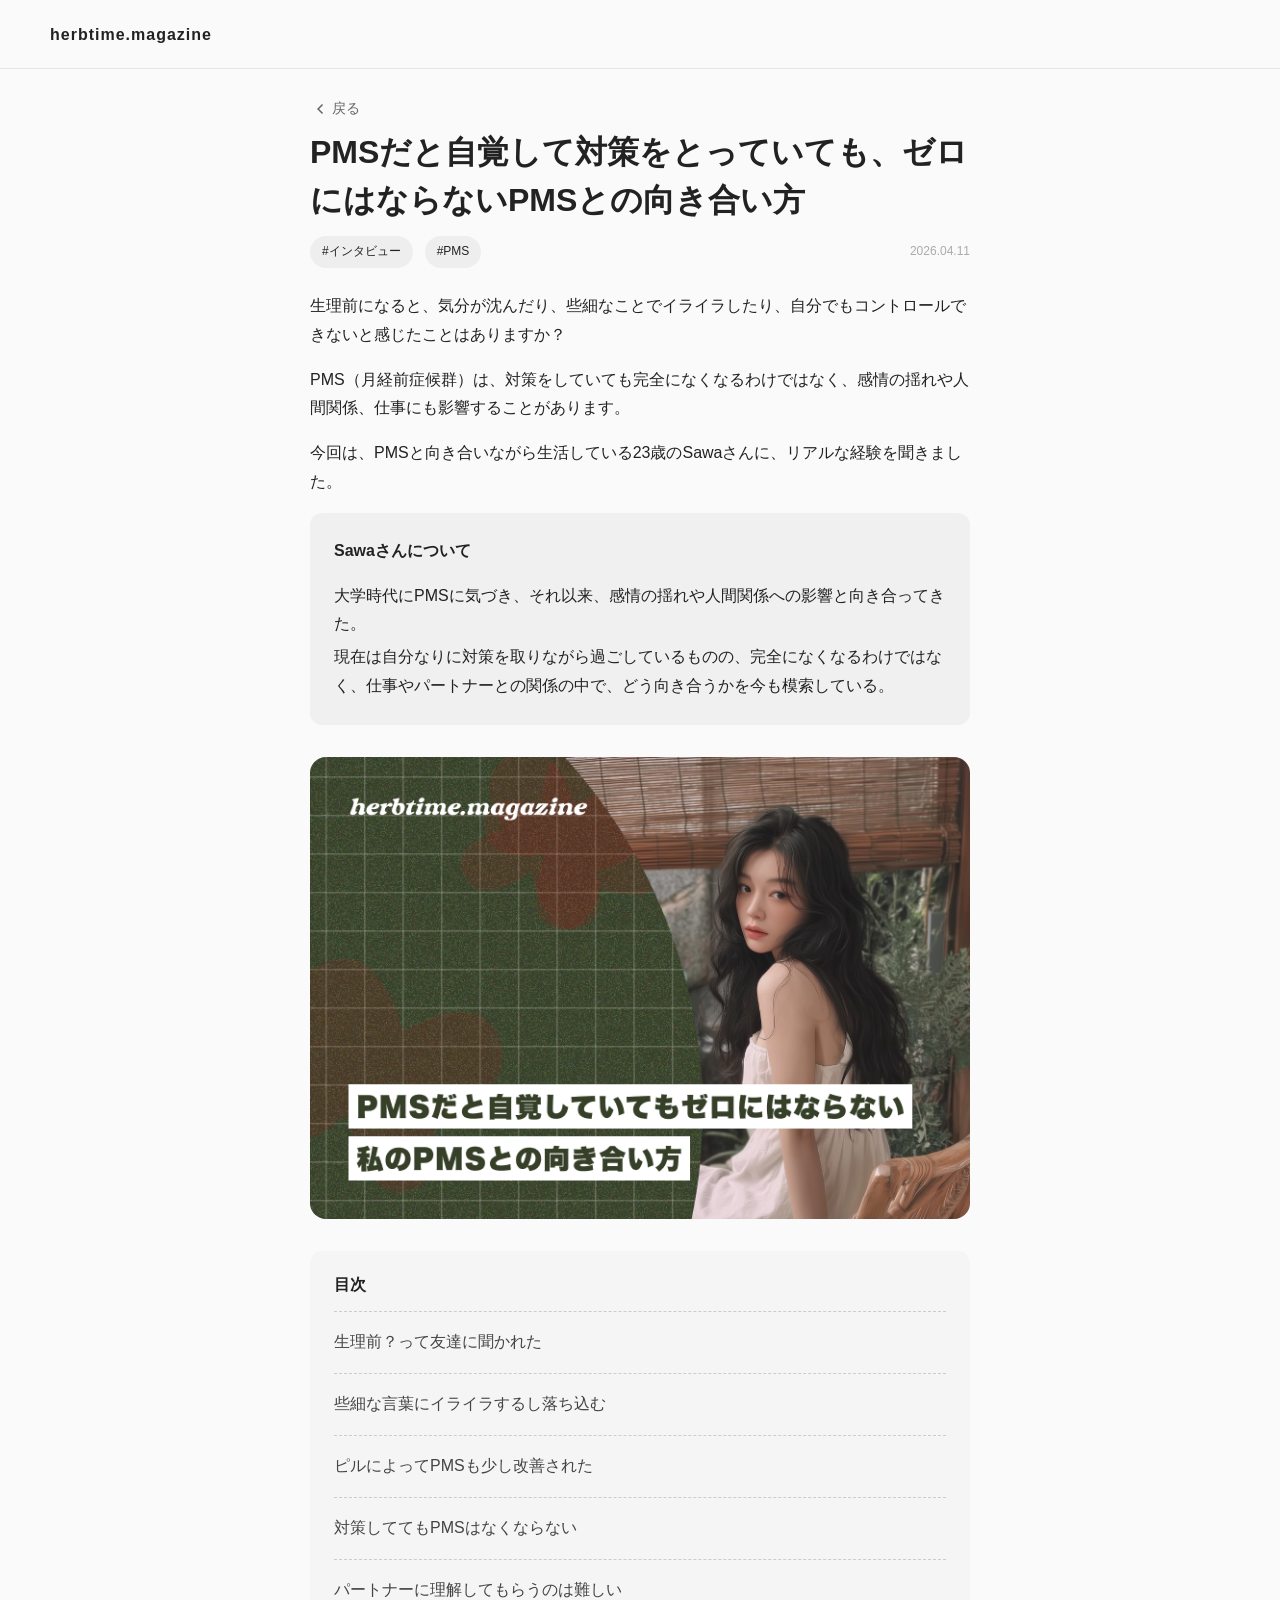
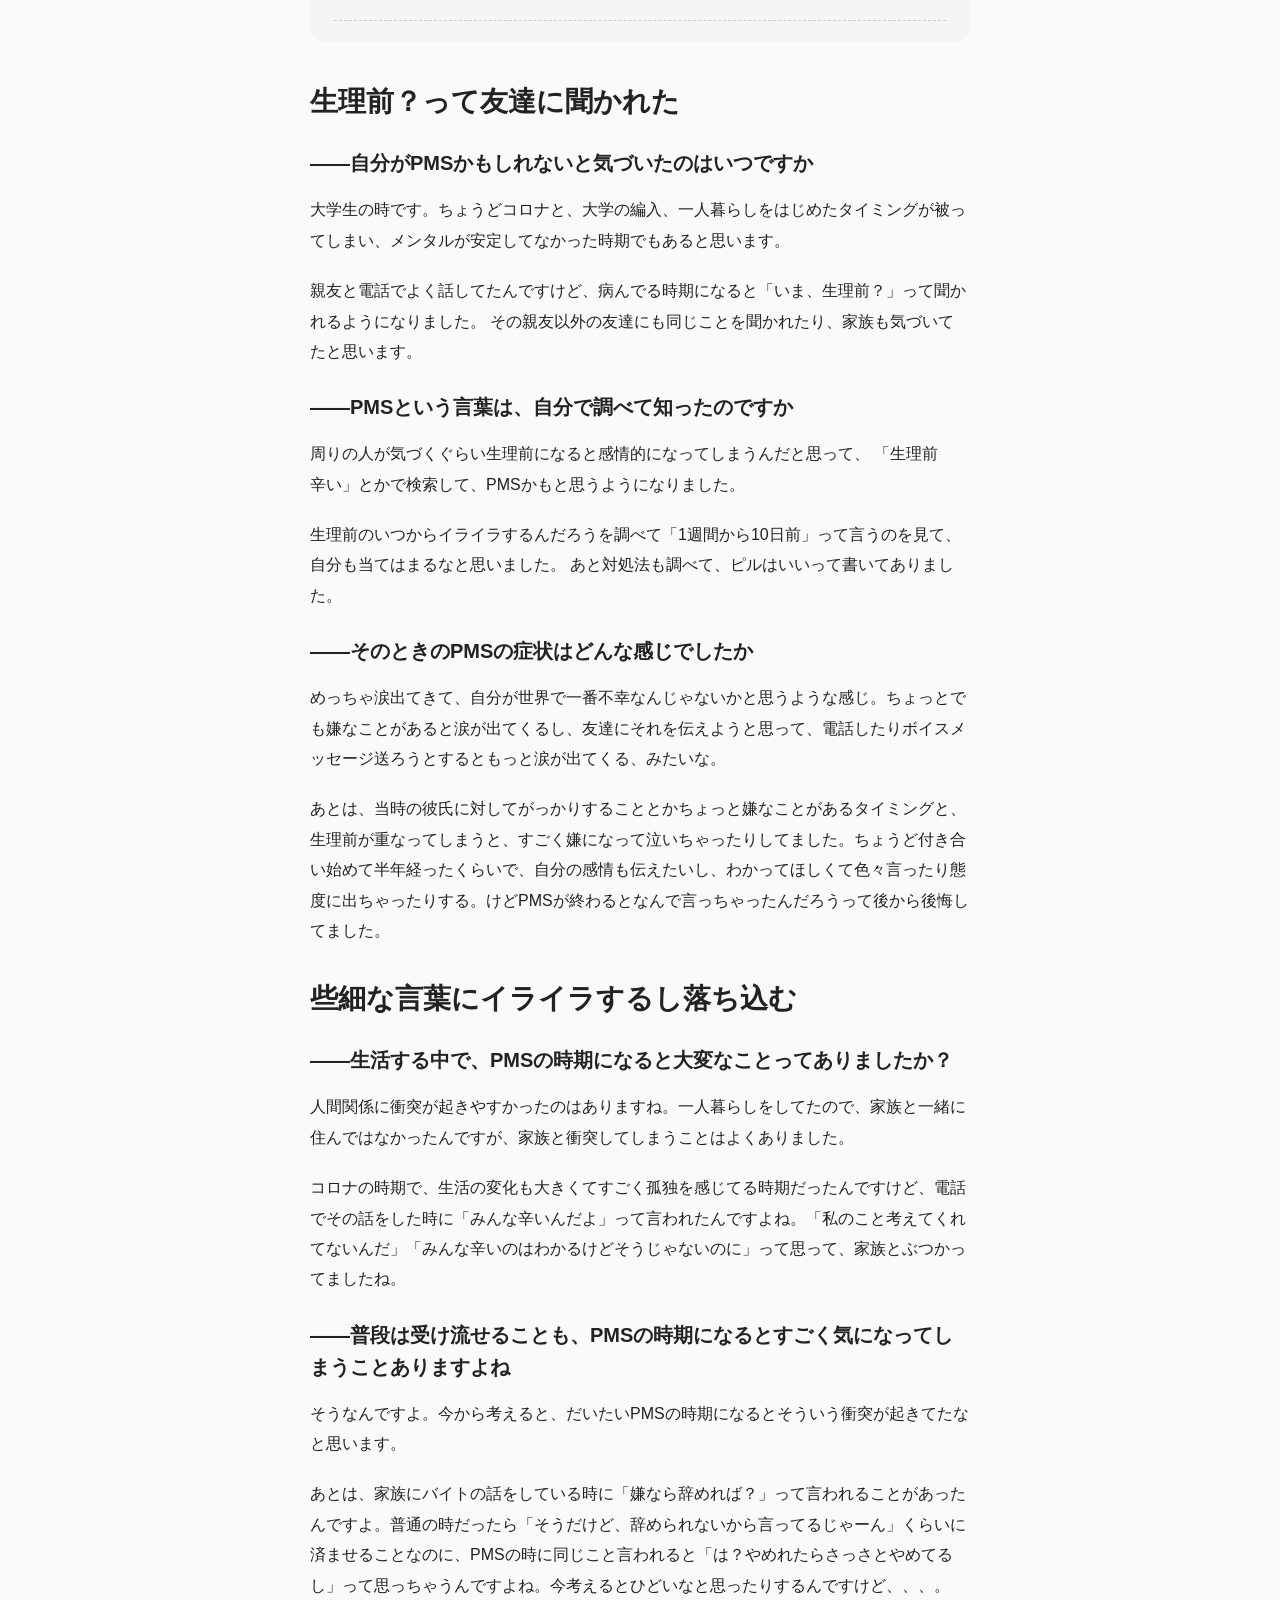
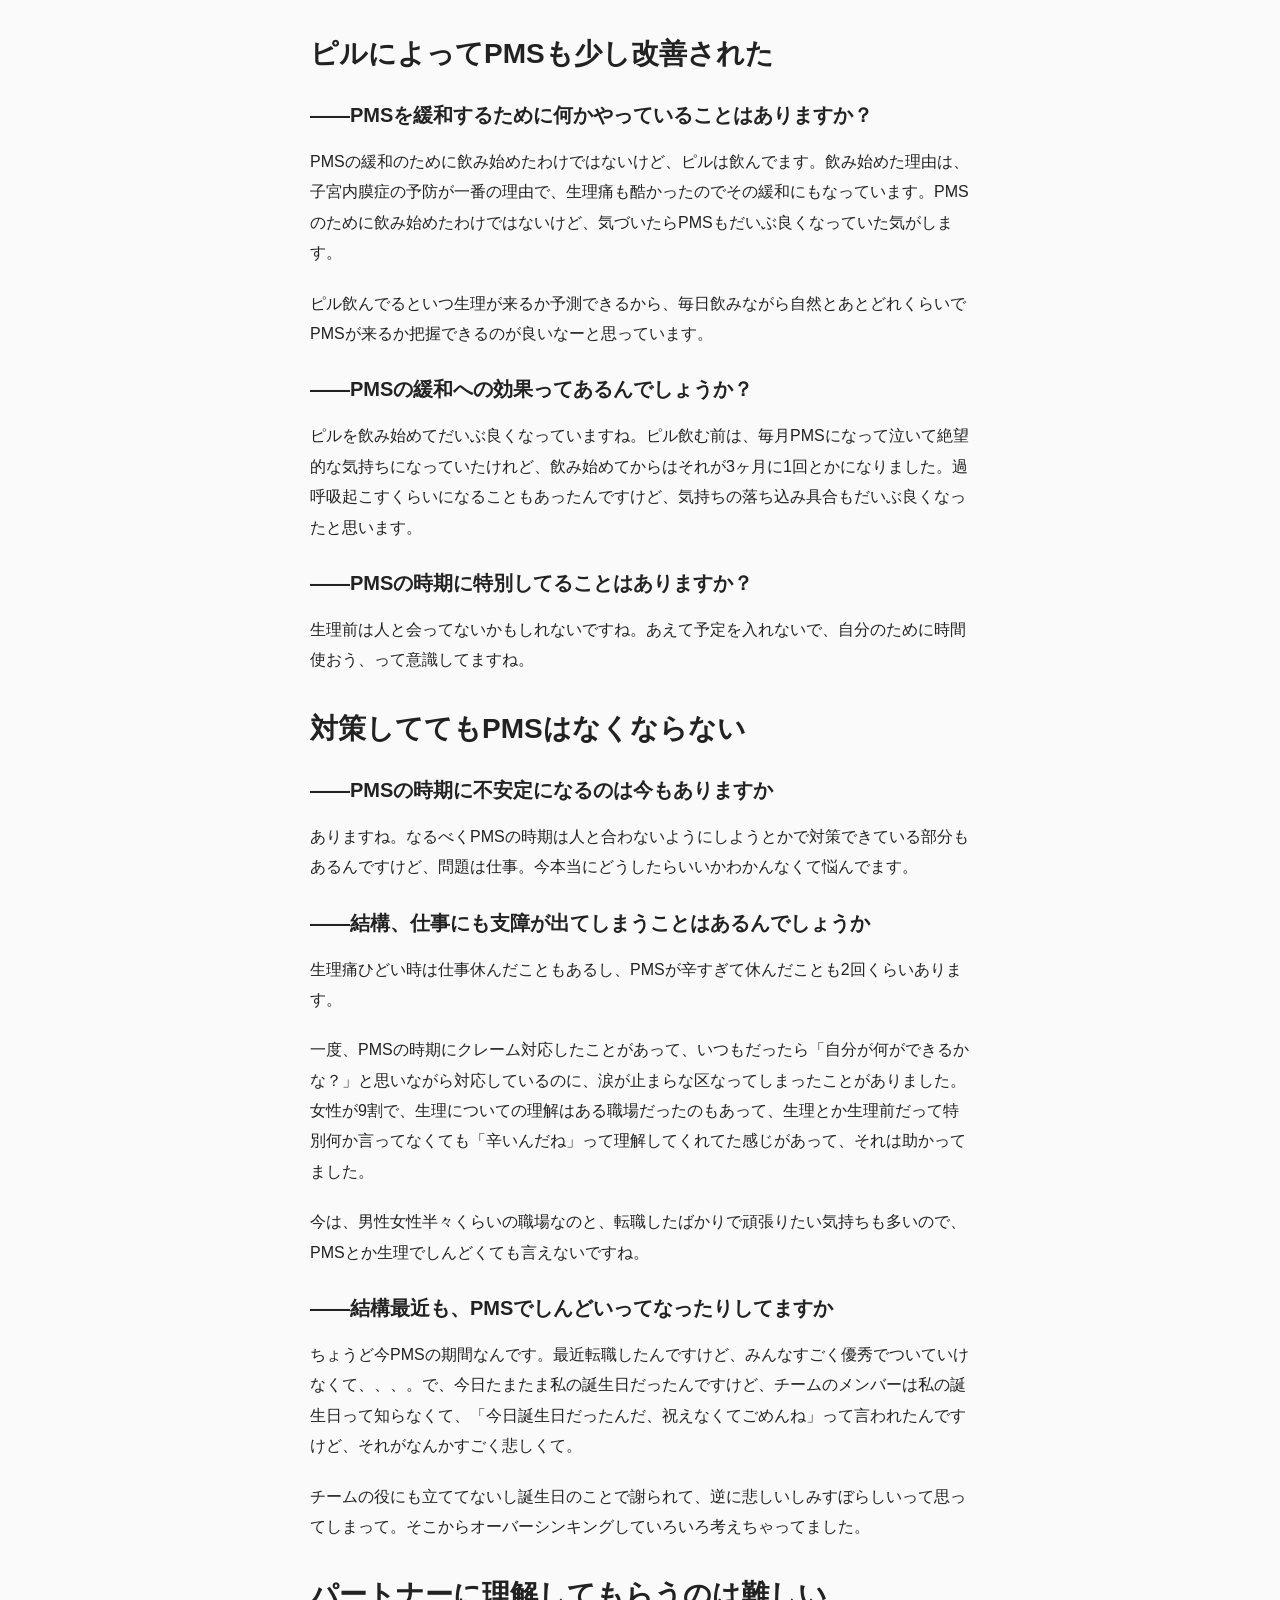
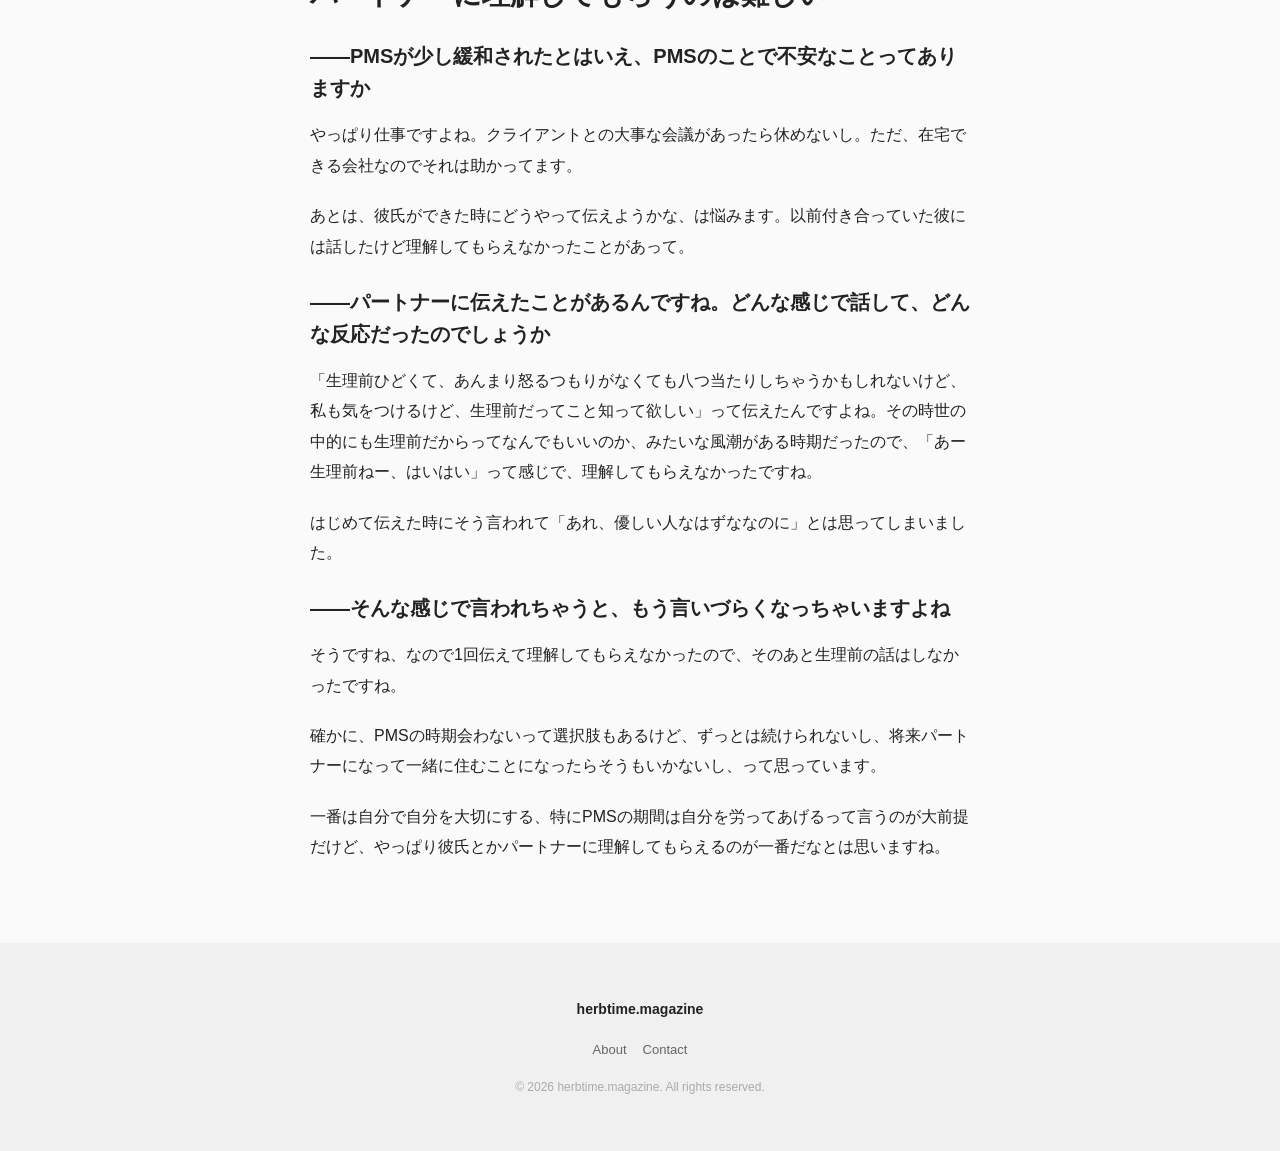
<file: (a)-interview-v1.html>
<!DOCTYPE html>
<html lang="ja">
<head>
  <meta charset="UTF-8">
  <meta name="viewport" content="width=device-width, initial-scale=1.0">
  <title>期待をやめたら、関係が少し楽になった</title>
  <link rel="stylesheet" href="style.css">
  <link href="https://fonts.googleapis.com/css2?family=Material+Symbols+Outlined" rel="stylesheet">
</head>

<body>

  <!-- ヘッダー -->
  <header class="site-header">
    <div class="header-inner">
      <h1 class="logo">herbtime.magazine</h1>
    </div>
  </header>

  <!-- 記事 -->
  <article class="article-detail">

    <div class="article-inner">
      <a href="index.html" class="back-link">
        <span class="material-symbols-outlined">chevron_left</span>
        <span>戻る</span>
      </a>

      <h1 class="article-title">
        PMSだと自覚して対策をとっていても、ゼロにはならないPMSとの向き合い方
      </h1>

      <div class="article-meta">
        <div class="tags">
          <span class="tag">#インタビュー</span>
          <span class="tag">#PMS</span>
        </div>
        <span class="date">2026.04.11</span>
      </div>

      <div class="article-intro">
        <p>生理前になると、気分が沈んだり、些細なことでイライラしたり、自分でもコントロールできないと感じたことはありますか？</p>
        <p>PMS（月経前症候群）は、対策をしていても完全になくなるわけではなく、感情の揺れや人間関係、仕事にも影響することがあります。</p>
        <p>今回は、PMSと向き合いながら生活している23歳のSawaさんに、リアルな経験を聞きました。</p>
      </div>

      <div class="intro-profile">
        <p class="intro-profile-title">Sawaさんについて</p>
        <p>
          大学時代にPMSに気づき、それ以来、感情の揺れや人間関係への影響と向き合ってきた。
        </p>
        <p>
          現在は自分なりに対策を取りながら過ごしているものの、完全になくなるわけではなく、仕事やパートナーとの関係の中で、どう向き合うかを今も模索している。
        </p>
      </div>

      <div class="article-image">
        <img src="images/pms-interview-01-thumbnail.jpg" alt="">
      </div>

      <nav class="table-of-contents">
        <p class="toc-title">目次</p>
        <ul>
          <li><a href="#section1">生理前？って友達に聞かれた</a></li>
          <li><a href="#section2">些細な言葉にイライラするし落ち込む</a></li>
          <li><a href="#section3">ピルによってPMSも少し改善された</a></li>
          <li><a href="#section4">対策しててもPMSはなくならない</a></li>
          <li><a href="#section5">パートナーに理解してもらうのは難しい</a></li>
        </ul>
      </nav>

      <div class="article-content">
        <h2 id="section1" class="subheading-main">
          生理前？って友達に聞かれた
        </h2>
        <h3 class="subheading-question">
          ――自分がPMSかもしれないと気づいたのはいつですか
        </h3>
        <p>大学生の時です。ちょうどコロナと、大学の編入、一人暮らしをはじめたタイミングが被ってしまい、メンタルが安定してなかった時期でもあると思います。</p>
        <p>親友と電話でよく話してたんですけど、病んでる時期になると「いま、生理前？」って聞かれるようになりました。
          その親友以外の友達にも同じことを聞かれたり、家族も気づいてたと思います。</p>
        <h3 class="subheading-question">
          ――PMSという言葉は、自分で調べて知ったのですか
        </h3>
        <p>周りの人が気づくぐらい生理前になると感情的になってしまうんだと思って、
          「生理前　辛い」とかで検索して、PMSかもと思うようになりました。</p>
        <p>生理前のいつからイライラするんだろうを調べて「1週間から10日前」って言うのを見て、自分も当てはまるなと思いました。
          あと対処法も調べて、ピルはいいって書いてありました。</p>
        <h3 class="subheading-question">
          ――そのときのPMSの症状はどんな感じでしたか
        </h3>
        <p>めっちゃ涙出てきて、自分が世界で一番不幸なんじゃないかと思うような感じ。ちょっとでも嫌なことがあると涙が出てくるし、友達にそれを伝えようと思って、電話したりボイスメッセージ送ろうとするともっと涙が出てくる、みたいな。</p>
        <p>あとは、当時の彼氏に対してがっかりすることとかちょっと嫌なことがあるタイミングと、生理前が重なってしまうと、すごく嫌になって泣いちゃったりしてました。ちょうど付き合い始めて半年経ったくらいで、自分の感情も伝えたいし、わかってほしくて色々言ったり態度に出ちゃったりする。けどPMSが終わるとなんで言っちゃったんだろうって後から後悔してました。</p>

        <h2 id="section2" class="subheading-main">
          些細な言葉にイライラするし落ち込む
        </h2>
        <h3 class="subheading-question">
          ――生活する中で、PMSの時期になると大変なことってありましたか？
        </h3>
        <p>人間関係に衝突が起きやすかったのはありますね。一人暮らしをしてたので、家族と一緒に住んではなかったんですが、家族と衝突してしまうことはよくありました。</p>
        <p>コロナの時期で、生活の変化も大きくてすごく孤独を感じてる時期だったんですけど、電話でその話をした時に「みんな辛いんだよ」って言われたんですよね。「私のこと考えてくれてないんだ」「みんな辛いのはわかるけどそうじゃないのに」って思って、家族とぶつかってましたね。</p>
        <h3 class="subheading-question">
          ――普段は受け流せることも、PMSの時期になるとすごく気になってしまうことありますよね
        </h3>
        <p>そうなんですよ。今から考えると、だいたいPMSの時期になるとそういう衝突が起きてたなと思います。</p>
        <p>あとは、家族にバイトの話をしている時に「嫌なら辞めれば？」って言われることがあったんですよ。普通の時だったら「そうだけど、辞められないから言ってるじゃーん」くらいに済ませることなのに、PMSの時に同じこと言われると「は？やめれたらさっさとやめてるし」って思っちゃうんですよね。今考えるとひどいなと思ったりするんですけど、、、。</p>

        <h2 id="section3" class="subheading-main">
          ピルによってPMSも少し改善された
        </h2>
        <h3 class="subheading-question">
          ――PMSを緩和するために何かやっていることはありますか？
        </h3>
        <p>PMSの緩和のために飲み始めたわけではないけど、ピルは飲んでます。飲み始めた理由は、子宮内膜症の予防が一番の理由で、生理痛も酷かったのでその緩和にもなっています。PMSのために飲み始めたわけではないけど、気づいたらPMSもだいぶ良くなっていた気がします。</p>
        <p>ピル飲んでるといつ生理が来るか予測できるから、毎日飲みながら自然とあとどれくらいでPMSが来るか把握できるのが良いなーと思っています。</p>
        <h3 class="subheading-question">
          ――PMSの緩和への効果ってあるんでしょうか？
        </h3>
        <p>ピルを飲み始めてだいぶ良くなっていますね。ピル飲む前は、毎月PMSになって泣いて絶望的な気持ちになっていたけれど、飲み始めてからはそれが3ヶ月に1回とかになりました。過呼吸起こすくらいになることもあったんですけど、気持ちの落ち込み具合もだいぶ良くなったと思います。</p>
        <h3 class="subheading-question">
          ――PMSの時期に特別してることはありますか？
        </h3>
        <p>生理前は人と会ってないかもしれないですね。あえて予定を入れないで、自分のために時間使おう、って意識してますね。</p>
        
        <h2 id="section4" class="subheading-main">
          対策しててもPMSはなくならない
        </h2>
        <h3 class="subheading-question">
          ――PMSの時期に不安定になるのは今もありますか
        </h3>
        <p>ありますね。なるべくPMSの時期は人と合わないようにしようとかで対策できている部分もあるんですけど、問題は仕事。今本当にどうしたらいいかわかんなくて悩んでます。</p>
        <h3 class="subheading-question">
          ――結構、仕事にも支障が出てしまうことはあるんでしょうか
        </h3>
        <p>生理痛ひどい時は仕事休んだこともあるし、PMSが辛すぎて休んだことも2回くらいあります。</p>
        <p>一度、PMSの時期にクレーム対応したことがあって、いつもだったら「自分が何ができるかな？」と思いながら対応しているのに、涙が止まらな区なってしまったことがありました。女性が9割で、生理についての理解はある職場だったのもあって、生理とか生理前だって特別何か言ってなくても「辛いんだね」って理解してくれてた感じがあって、それは助かってました。</p>
        <p>今は、男性女性半々くらいの職場なのと、転職したばかりで頑張りたい気持ちも多いので、PMSとか生理でしんどくても言えないですね。</p>
        <h3 class="subheading-question">
          ――結構最近も、PMSでしんどいってなったりしてますか
        </h3>
        <p>ちょうど今PMSの期間なんです。最近転職したんですけど、みんなすごく優秀でついていけなくて、、、。で、今日たまたま私の誕生日だったんですけど、チームのメンバーは私の誕生日って知らなくて、「今日誕生日だったんだ、祝えなくてごめんね」って言われたんですけど、それがなんかすごく悲しくて。</p>
        <p>チームの役にも立ててないし誕生日のことで謝られて、逆に悲しいしみすぼらしいって思ってしまって。そこからオーバーシンキングしていろいろ考えちゃってました。</p>


        <h2 id="section5" class="subheading-main">
          パートナーに理解してもらうのは難しい
        </h2>
         <h3 class="subheading-question">
          ――PMSが少し緩和されたとはいえ、PMSのことで不安なことってありますか
         </h3>
         <p>やっぱり仕事ですよね。クライアントとの大事な会議があったら休めないし。ただ、在宅できる会社なのでそれは助かってます。</p>
         <p>あとは、彼氏ができた時にどうやって伝えようかな、は悩みます。以前付き合っていた彼には話したけど理解してもらえなかったことがあって。</p>
         <h3 class="subheading-question">
          ――パートナーに伝えたことがあるんですね。どんな感じで話して、どんな反応だったのでしょうか
         </h3>
         <p>「生理前ひどくて、あんまり怒るつもりがなくても八つ当たりしちゃうかもしれないけど、私も気をつけるけど、生理前だってこと知って欲しい」って伝えたんですよね。その時世の中的にも生理前だからってなんでもいいのか、みたいな風潮がある時期だったので、「あー生理前ねー、はいはい」って感じで、理解してもらえなかったですね。</p>
         <p>はじめて伝えた時にそう言われて「あれ、優しい人なはずななのに」とは思ってしまいました。</p>
         <h3 class="subheading-question">
          ――そんな感じで言われちゃうと、もう言いづらくなっちゃいますよね
         </h3>
         <p>そうですね、なので1回伝えて理解してもらえなかったので、そのあと生理前の話はしなかったですね。</p>
         <p>確かに、PMSの時期会わないって選択肢もあるけど、ずっとは続けられないし、将来パートナーになって一緒に住むことになったらそうもいかないし、って思っています。</p>
         <p>一番は自分で自分を大切にする、特にPMSの期間は自分を労ってあげるって言うのが大前提だけど、やっぱり彼氏とかパートナーに理解してもらえるのが一番だなとは思いますね。</p>

      </div>

    </div>

  </article>

  <footer class="site-footer">
  <div class="footer-inner">
    <p class="footer-logo">herbtime.magazine</p>

    <div class="footer-links">
      <a href="#">About</a>
      <a href="#">Contact</a>
    </div>

    <p class="footer-copy">
      © 2026 herbtime.magazine. All rights reserved.
    </p>
  </div>
  </footer>

</body>
</html>
</file>
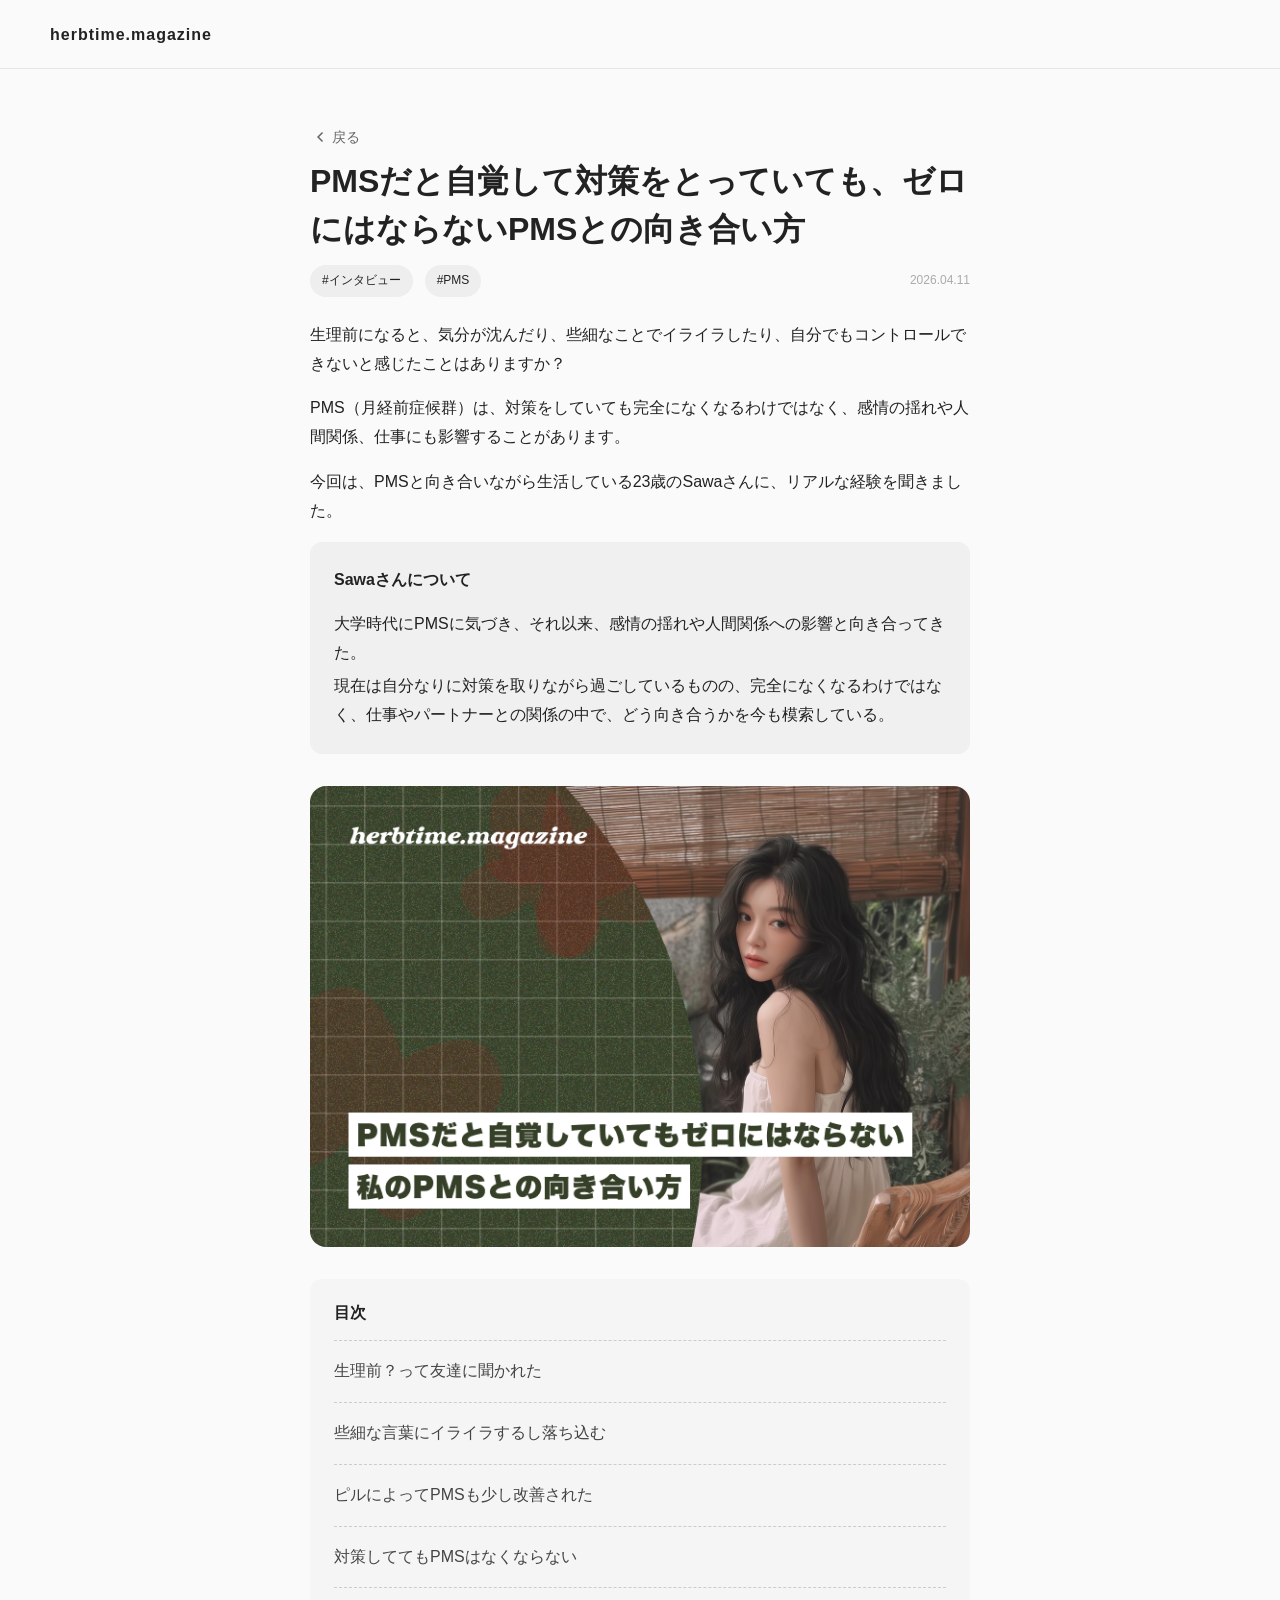
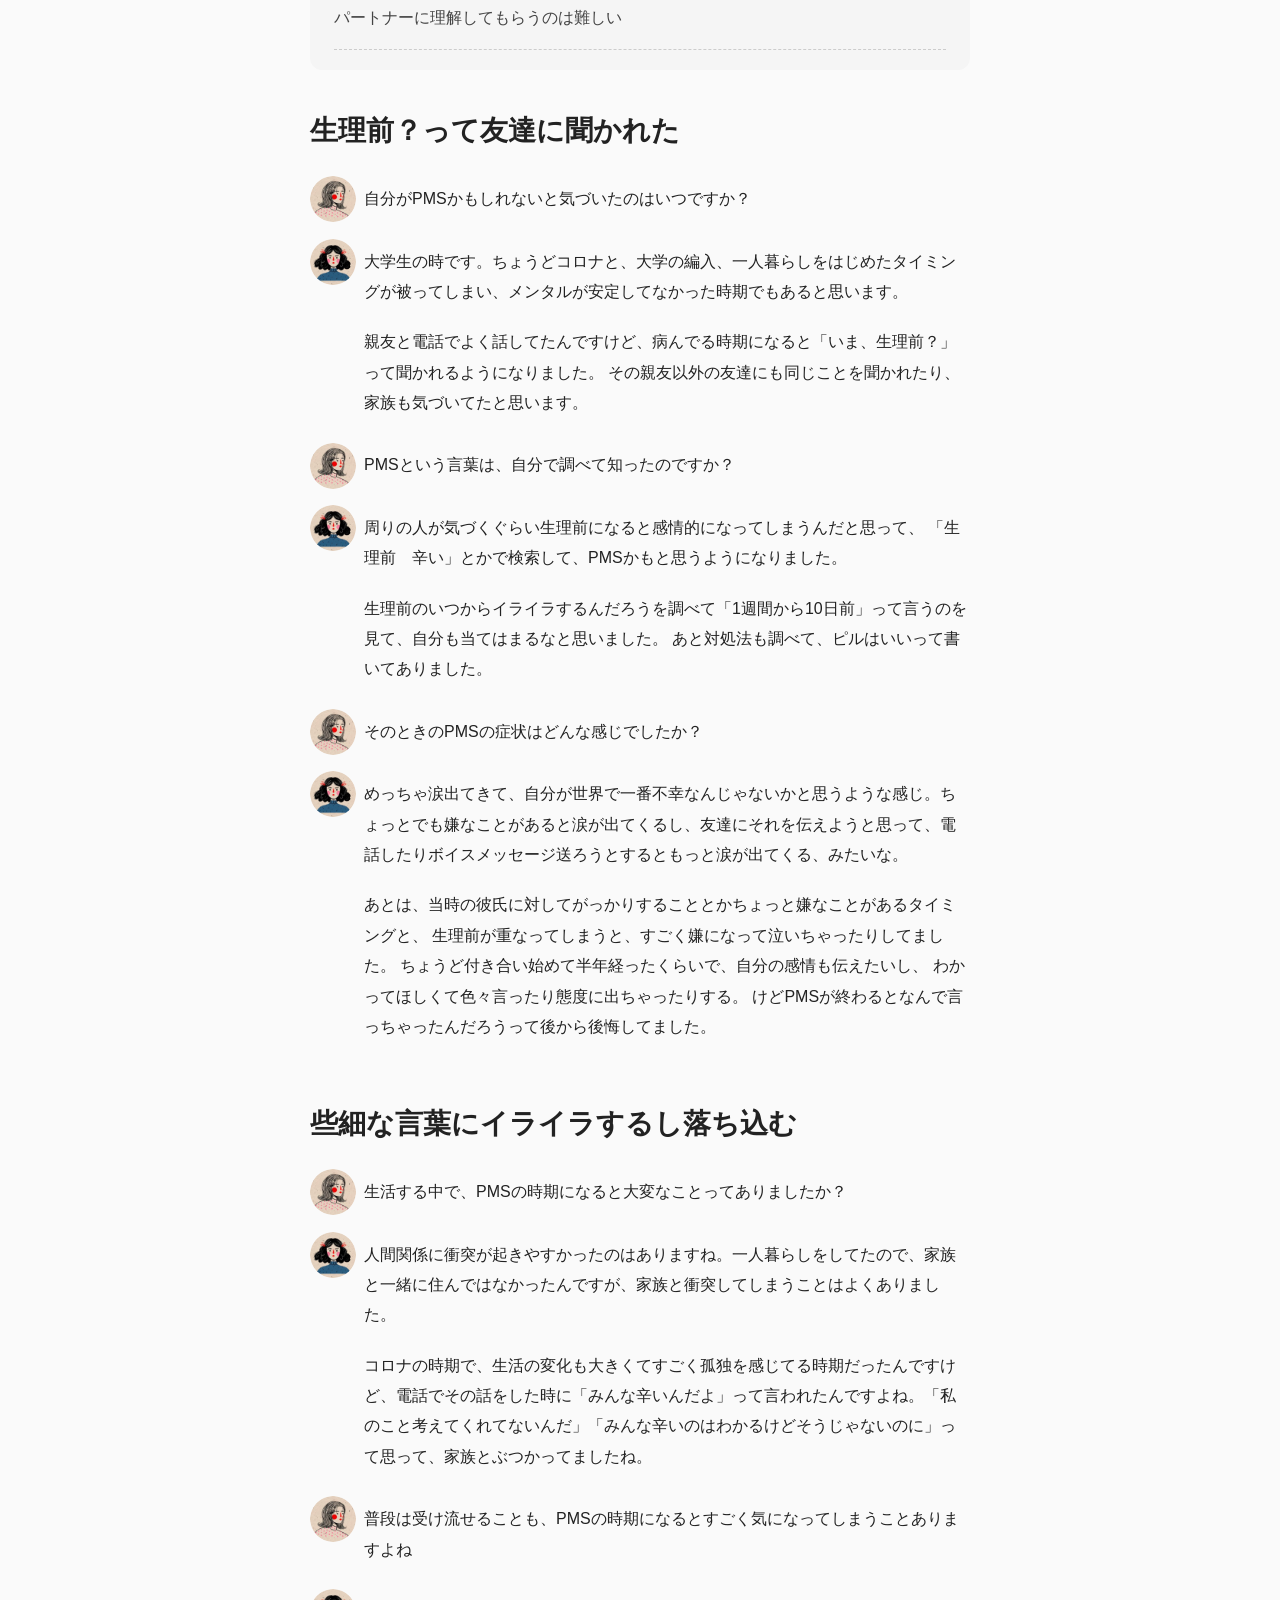
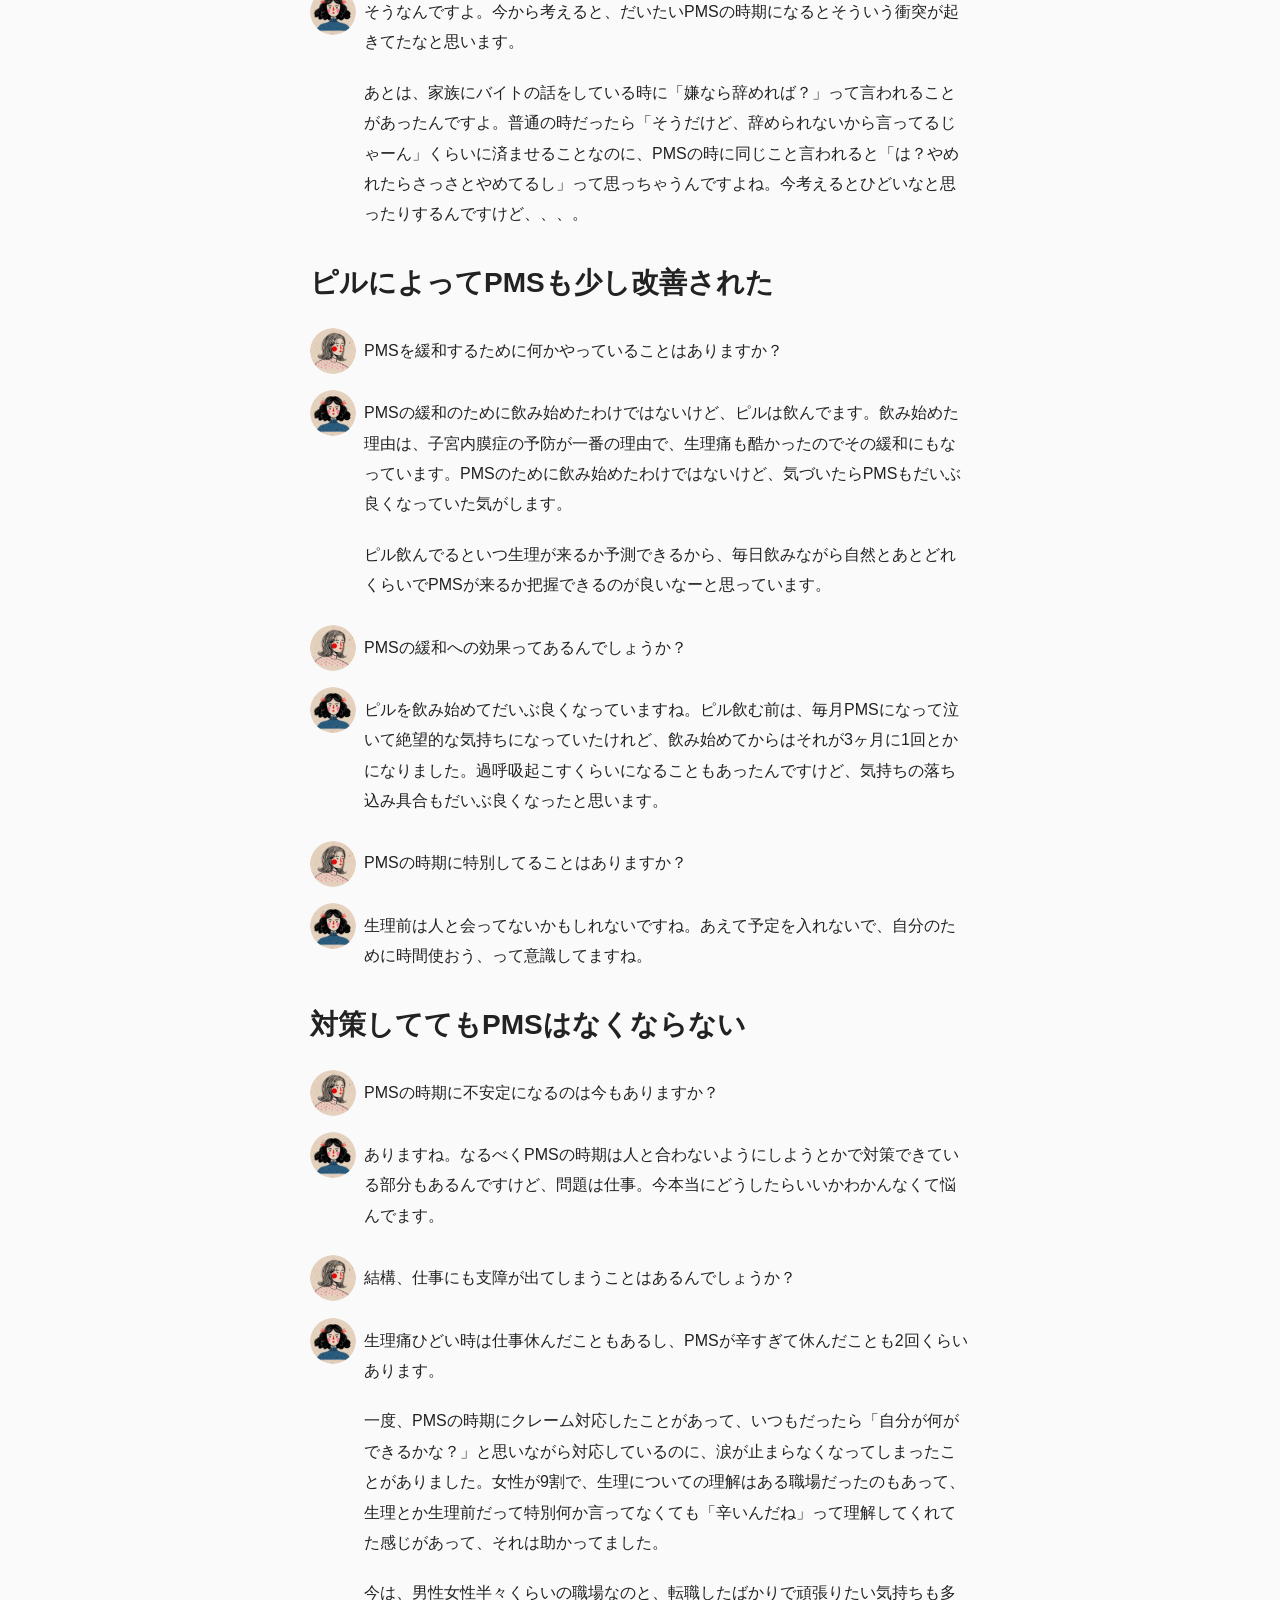
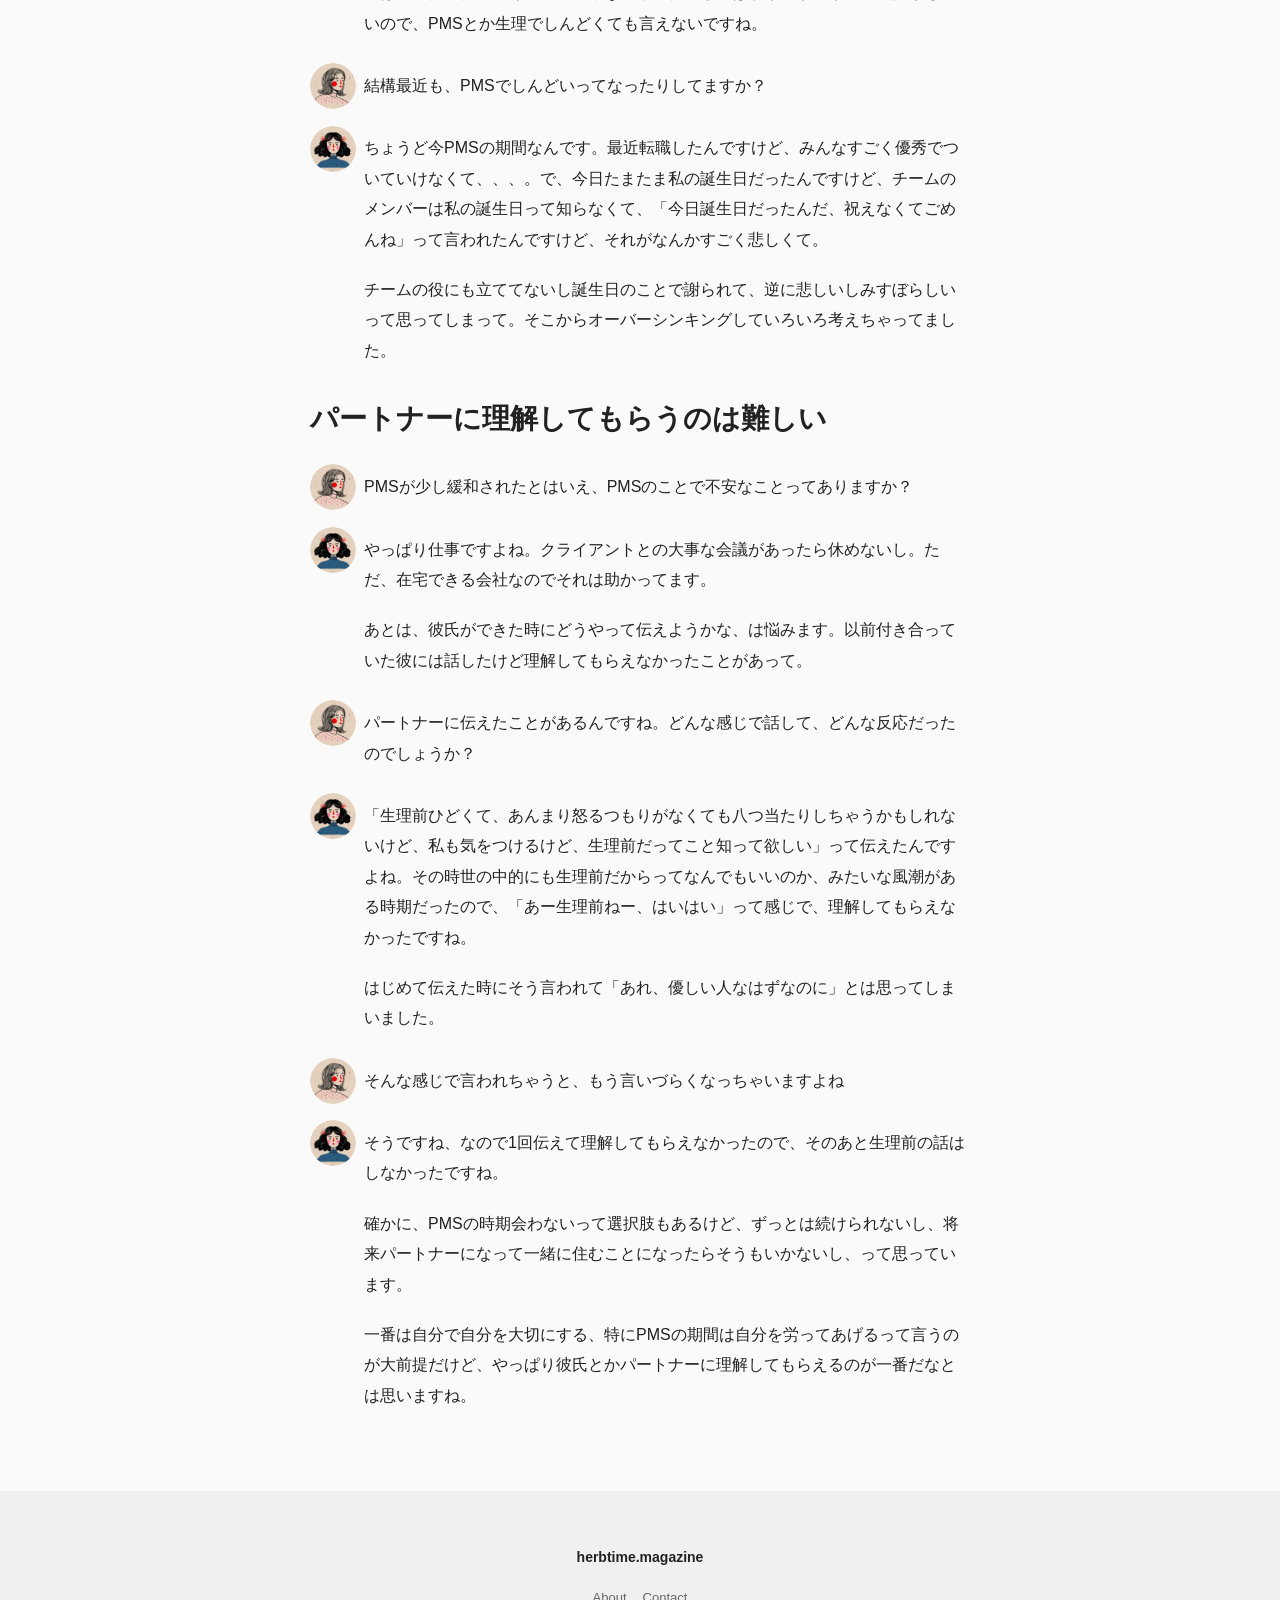
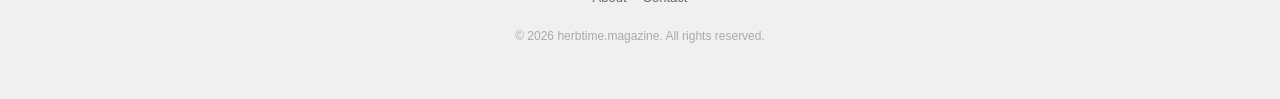
<file: (a)-interview-v2.html>
<!DOCTYPE html>
<html lang="ja">
<head>
  <meta charset="UTF-8">
  <meta name="viewport" content="width=device-width, initial-scale=1.0">
  <title>期待をやめたら、関係が少し楽になった</title>
  <link rel="stylesheet" href="style.css">
　<link rel="stylesheet" href="style-interview.css">　
  <link href="https://fonts.googleapis.com/css2?family=Material+Symbols+Outlined" rel="stylesheet">
</head>

<body>

  <!-- ヘッダー -->
  <header class="site-header">
    <div class="header-inner">
      <h1 class="logo">herbtime.magazine</h1>
    </div>
  </header>

  <!-- 記事 -->
  <article class="article-detail">

    <div class="article-inner">
      <a href="index.html" class="back-link">
        <span class="material-symbols-outlined">chevron_left</span>
        <span>戻る</span>
      </a>

      <h1 class="article-title">
        PMSだと自覚して対策をとっていても、ゼロにはならないPMSとの向き合い方
      </h1>

      <div class="article-meta">
        <div class="tags">
          <span class="tag">#インタビュー</span>
          <span class="tag">#PMS</span>
        </div>
        <span class="date">2026.04.11</span>
      </div>

      <div class="article-intro">
        <p>生理前になると、気分が沈んだり、些細なことでイライラしたり、自分でもコントロールできないと感じたことはありますか？</p>
        <p>PMS（月経前症候群）は、対策をしていても完全になくなるわけではなく、感情の揺れや人間関係、仕事にも影響することがあります。</p>
        <p>今回は、PMSと向き合いながら生活している23歳のSawaさんに、リアルな経験を聞きました。</p>
      </div>

      <div class="intro-profile">
        <p class="intro-profile-title">Sawaさんについて</p>
        <p>
          大学時代にPMSに気づき、それ以来、感情の揺れや人間関係への影響と向き合ってきた。
        </p>
        <p>
          現在は自分なりに対策を取りながら過ごしているものの、完全になくなるわけではなく、仕事やパートナーとの関係の中で、どう向き合うかを今も模索している。
        </p>
      </div>

      <div class="article-image">
        <img src="images/pms-interview-01-thumbnail.jpg" alt="">
      </div>

      <nav class="table-of-contents">
        <p class="toc-title">目次</p>
        <ul>
          <li><a href="#section1">生理前？って友達に聞かれた</a></li>
          <li><a href="#section2">些細な言葉にイライラするし落ち込む</a></li>
          <li><a href="#section3">ピルによってPMSも少し改善された</a></li>
          <li><a href="#section4">対策しててもPMSはなくならない</a></li>
          <li><a href="#section5">パートナーに理解してもらうのは難しい</a></li>
        </ul>
      </nav>

      <div class="article-content">
        <h2 id="section1" class="subheading-main">
            生理前？って友達に聞かれた
        </h2>

            <div class="interview-item">
                <div class="interview-icon">
                <img src="images/interviewer.png" alt="">
                </div>
                <div class="interview-body">
                <h3 class="subheading-question">
                    自分がPMSかもしれないと気づいたのはいつですか？
                </h3>
                </div>
            </div>

            <div class="interview-item">
                <div class="interview-icon">
                <img src="images/sawa.png" alt="">
                </div>
                <div class="interview-body">
                <p>大学生の時です。ちょうどコロナと、大学の編入、一人暮らしをはじめたタイミングが被ってしまい、メンタルが安定してなかった時期でもあると思います。</p>
                <p>親友と電話でよく話してたんですけど、病んでる時期になると「いま、生理前？」って聞かれるようになりました。
                    その親友以外の友達にも同じことを聞かれたり、家族も気づいてたと思います。</p>
                </div>
            </div>

            <div class="interview-item">
                <div class="interview-icon">
                <img src="images/interviewer.png" alt="">
                </div>
                <div class="interview-body">
                <h3 class="subheading-question">
                    PMSという言葉は、自分で調べて知ったのですか？
                </h3>
                </div>
            </div>

            <div class="interview-item">
                <div class="interview-icon">
                <img src="images/sawa.png" alt="">
                </div>
                <div class="interview-body">
                <p>周りの人が気づくぐらい生理前になると感情的になってしまうんだと思って、
                    「生理前　辛い」とかで検索して、PMSかもと思うようになりました。</p>
                <p>生理前のいつからイライラするんだろうを調べて「1週間から10日前」って言うのを見て、自分も当てはまるなと思いました。
                    あと対処法も調べて、ピルはいいって書いてありました。</p>
                </div>
            </div>

            <div class="interview-item">
                <div class="interview-icon">
                <img src="images/interviewer.png" alt="">
                </div>
                <div class="interview-body">
                <h3 class="subheading-question">
                    そのときのPMSの症状はどんな感じでしたか？
                </h3>
                </div>
            </div>

            <div class="interview-item">
                <div class="interview-icon">
                <img src="images/sawa.png" alt="">
                </div>
                <div class="interview-body">
                <p>めっちゃ涙出てきて、自分が世界で一番不幸なんじゃないかと思うような感じ。ちょっとでも嫌なことがあると涙が出てくるし、友達にそれを伝えようと思って、電話したりボイスメッセージ送ろうとするともっと涙が出てくる、みたいな。</p>
                <p>あとは、当時の彼氏に対してがっかりすることとかちょっと嫌なことがあるタイミングと、
                    生理前が重なってしまうと、すごく嫌になって泣いちゃったりしてました。
                    ちょうど付き合い始めて半年経ったくらいで、自分の感情も伝えたいし、
                    わかってほしくて色々言ったり態度に出ちゃったりする。
                    けどPMSが終わるとなんで言っちゃったんだろうって後から後悔してました。</p>
                </div>
            </div>

　　　　　<h2 id="section2" class="subheading-main">
            些細な言葉にイライラするし落ち込む
        </h2>   

            <div class="interview-item">
                <div class="interview-icon">
                    <img src="images/interviewer.png" alt="">
                </div>
                <div class="interview-body">
                    <h3 class="subheading-question">
                    生活する中で、PMSの時期になると大変なことってありましたか？
                    </h3>
                </div>
            </div>

            <div class="interview-item">
                <div class="interview-icon">
                    <img src="images/sawa.png" alt="">
                </div>
                <div class="interview-body">
                    <p>人間関係に衝突が起きやすかったのはありますね。一人暮らしをしてたので、家族と一緒に住んではなかったんですが、家族と衝突してしまうことはよくありました。</p>
                    <p>コロナの時期で、生活の変化も大きくてすごく孤独を感じてる時期だったんですけど、電話でその話をした時に「みんな辛いんだよ」って言われたんですよね。「私のこと考えてくれてないんだ」「みんな辛いのはわかるけどそうじゃないのに」って思って、家族とぶつかってましたね。</p>
                </div>
            </div>

            <div class="interview-item">
                <div class="interview-icon">
                    <img src="images/interviewer.png" alt="">
                </div>
                <div class="interview-body">
                    <h3 class="subheading-question">
                    普段は受け流せることも、PMSの時期になるとすごく気になってしまうことありますよね
                    </h3>
                </div>
            </div>

            <div class="interview-item">
                <div class="interview-icon">
                    <img src="images/sawa.png" alt="">
                </div>
                <div class="interview-body">
                    <p>そうなんですよ。今から考えると、だいたいPMSの時期になるとそういう衝突が起きてたなと思います。</p>
                    <p>あとは、家族にバイトの話をしている時に「嫌なら辞めれば？」って言われることがあったんですよ。普通の時だったら「そうだけど、辞められないから言ってるじゃーん」くらいに済ませることなのに、PMSの時に同じこと言われると「は？やめれたらさっさとやめてるし」って思っちゃうんですよね。今考えるとひどいなと思ったりするんですけど、、、。</p>
                </div>
            </div>


        <h2 id="section3" class="subheading-main">
            ピルによってPMSも少し改善された
        </h2>

            <div class="interview-item">
                <div class="interview-icon">
                    <img src="images/interviewer.png" alt="">
                </div>
                <div class="interview-body">
                    <h3 class="subheading-question">
                    PMSを緩和するために何かやっていることはありますか？
                    </h3>
                </div>
            </div>

            <div class="interview-item">
                <div class="interview-icon">
                    <img src="images/sawa.png" alt="">
                </div>
                <div class="interview-body">
                    <p>PMSの緩和のために飲み始めたわけではないけど、ピルは飲んでます。飲み始めた理由は、子宮内膜症の予防が一番の理由で、生理痛も酷かったのでその緩和にもなっています。PMSのために飲み始めたわけではないけど、気づいたらPMSもだいぶ良くなっていた気がします。</p>
                    <p>ピル飲んでるといつ生理が来るか予測できるから、毎日飲みながら自然とあとどれくらいでPMSが来るか把握できるのが良いなーと思っています。</p>
                </div>
            </div>

            <div class="interview-item">
                <div class="interview-icon">
                    <img src="images/interviewer.png" alt="">
                </div>
                <div class="interview-body">
                    <h3 class="subheading-question">
                    PMSの緩和への効果ってあるんでしょうか？
                    </h3>
                </div>
            </div>

            <div class="interview-item">
                <div class="interview-icon">
                    <img src="images/sawa.png" alt="">
                </div>
                <div class="interview-body">
                    <p>ピルを飲み始めてだいぶ良くなっていますね。ピル飲む前は、毎月PMSになって泣いて絶望的な気持ちになっていたけれど、飲み始めてからはそれが3ヶ月に1回とかになりました。過呼吸起こすくらいになることもあったんですけど、気持ちの落ち込み具合もだいぶ良くなったと思います。</p>
                </div>
            </div>

            <div class="interview-item">
                <div class="interview-icon">
                    <img src="images/interviewer.png" alt="">
                </div>
                <div class="interview-body">
                    <h3 class="subheading-question">
                    PMSの時期に特別してることはありますか？
                    </h3>
                </div>
            </div>

            <div class="interview-item">
                <div class="interview-icon">
                    <img src="images/sawa.png" alt="">
                </div>
                <div class="interview-body">
                    <p>生理前は人と会ってないかもしれないですね。あえて予定を入れないで、自分のために時間使おう、って意識してますね。</p>
                </div>
            </div>

        <h2 id="section4" class="subheading-main">
            対策しててもPMSはなくならない
        </h2>

            <div class="interview-item">
                <div class="interview-icon">
                    <img src="images/interviewer.png" alt="">
                </div>
                <div class="interview-body">
                    <h3 class="subheading-question">
                    PMSの時期に不安定になるのは今もありますか？
                    </h3>
                </div>
            </div>

            <div class="interview-item">
                <div class="interview-icon">
                    <img src="images/sawa.png" alt="">
                </div>
                <div class="interview-body">
                    <p>ありますね。なるべくPMSの時期は人と合わないようにしようとかで対策できている部分もあるんですけど、問題は仕事。今本当にどうしたらいいかわかんなくて悩んでます。</p>
                </div>
            </div>

            <div class="interview-item">
                <div class="interview-icon">
                    <img src="images/interviewer.png" alt="">
                </div>
                <div class="interview-body">
                    <h3 class="subheading-question">
                    結構、仕事にも支障が出てしまうことはあるんでしょうか？
                    </h3>
                </div>
            </div>

            <div class="interview-item">
                <div class="interview-icon">
                    <img src="images/sawa.png" alt="">
                </div>
                <div class="interview-body">
                    <p>生理痛ひどい時は仕事休んだこともあるし、PMSが辛すぎて休んだことも2回くらいあります。</p>
                    <p>一度、PMSの時期にクレーム対応したことがあって、いつもだったら「自分が何ができるかな？」と思いながら対応しているのに、涙が止まらなくなってしまったことがありました。女性が9割で、生理についての理解はある職場だったのもあって、生理とか生理前だって特別何か言ってなくても「辛いんだね」って理解してくれてた感じがあって、それは助かってました。</p>
                    <p>今は、男性女性半々くらいの職場なのと、転職したばかりで頑張りたい気持ちも多いので、PMSとか生理でしんどくても言えないですね。</p>
                </div>
            </div>

            <div class="interview-item">
                <div class="interview-icon">
                    <img src="images/interviewer.png" alt="">
                </div>
                <div class="interview-body">
                    <h3 class="subheading-question">
                    結構最近も、PMSでしんどいってなったりしてますか？
                    </h3>
                </div>
            </div>

            <div class="interview-item">
                <div class="interview-icon">
                    <img src="images/sawa.png" alt="">
                </div>
                <div class="interview-body">
                    <p>ちょうど今PMSの期間なんです。最近転職したんですけど、みんなすごく優秀でついていけなくて、、、。で、今日たまたま私の誕生日だったんですけど、チームのメンバーは私の誕生日って知らなくて、「今日誕生日だったんだ、祝えなくてごめんね」って言われたんですけど、それがなんかすごく悲しくて。</p>
                    <p>チームの役にも立ててないし誕生日のことで謝られて、逆に悲しいしみすぼらしいって思ってしまって。そこからオーバーシンキングしていろいろ考えちゃってました。</p>
                </div>
            </div>
         
        <h2 id="section5" class="subheading-main">
            パートナーに理解してもらうのは難しい
        </h2>

            <div class="interview-item">
                <div class="interview-icon">
                    <img src="images/interviewer.png" alt="">
                </div>
                <div class="interview-body">
                    <h3 class="subheading-question">
                    PMSが少し緩和されたとはいえ、PMSのことで不安なことってありますか？
                    </h3>
                </div>
            </div>

            <div class="interview-item">
                <div class="interview-icon">
                    <img src="images/sawa.png" alt="">
                </div>
                <div class="interview-body">
                    <p>やっぱり仕事ですよね。クライアントとの大事な会議があったら休めないし。ただ、在宅できる会社なのでそれは助かってます。</p>
                    <p>あとは、彼氏ができた時にどうやって伝えようかな、は悩みます。以前付き合っていた彼には話したけど理解してもらえなかったことがあって。</p>
                </div>
            </div>

            <div class="interview-item">
                <div class="interview-icon">
                    <img src="images/interviewer.png" alt="">
                </div>
                <div class="interview-body">
                    <h3 class="subheading-question">
                    パートナーに伝えたことがあるんですね。どんな感じで話して、どんな反応だったのでしょうか？
                    </h3>
                </div>
            </div>

            <div class="interview-item">
                <div class="interview-icon">
                    <img src="images/sawa.png" alt="">
                </div>
                <div class="interview-body">
                    <p>「生理前ひどくて、あんまり怒るつもりがなくても八つ当たりしちゃうかもしれないけど、私も気をつけるけど、生理前だってこと知って欲しい」って伝えたんですよね。その時世の中的にも生理前だからってなんでもいいのか、みたいな風潮がある時期だったので、「あー生理前ねー、はいはい」って感じで、理解してもらえなかったですね。</p>
                    <p>はじめて伝えた時にそう言われて「あれ、優しい人なはずなのに」とは思ってしまいました。</p>
                </div>
            </div>

            <div class="interview-item">
                <div class="interview-icon">
                    <img src="images/interviewer.png" alt="">
                </div>
                <div class="interview-body">
                    <h3 class="subheading-question">
                    そんな感じで言われちゃうと、もう言いづらくなっちゃいますよね
                    </h3>
                </div>
            </div>

            <div class="interview-item">
                <div class="interview-icon">
                    <img src="images/sawa.png" alt="">
                </div>
                <div class="interview-body">
                    <p>そうですね、なので1回伝えて理解してもらえなかったので、そのあと生理前の話はしなかったですね。</p>
                    <p>確かに、PMSの時期会わないって選択肢もあるけど、ずっとは続けられないし、将来パートナーになって一緒に住むことになったらそうもいかないし、って思っています。</p>
                    <p>一番は自分で自分を大切にする、特にPMSの期間は自分を労ってあげるって言うのが大前提だけど、やっぱり彼氏とかパートナーに理解してもらえるのが一番だなとは思いますね。</p>
                </div>
            </div>

      </div>

    </div>

  </article>

  <footer class="site-footer">
  <div class="footer-inner">
    <p class="footer-logo">herbtime.magazine</p>

    <div class="footer-links">
      <a href="#">About</a>
      <a href="#">Contact</a>
    </div>

    <p class="footer-copy">
      © 2026 herbtime.magazine. All rights reserved.
    </p>
  </div>
  </footer>

</body>
</html>
</file>
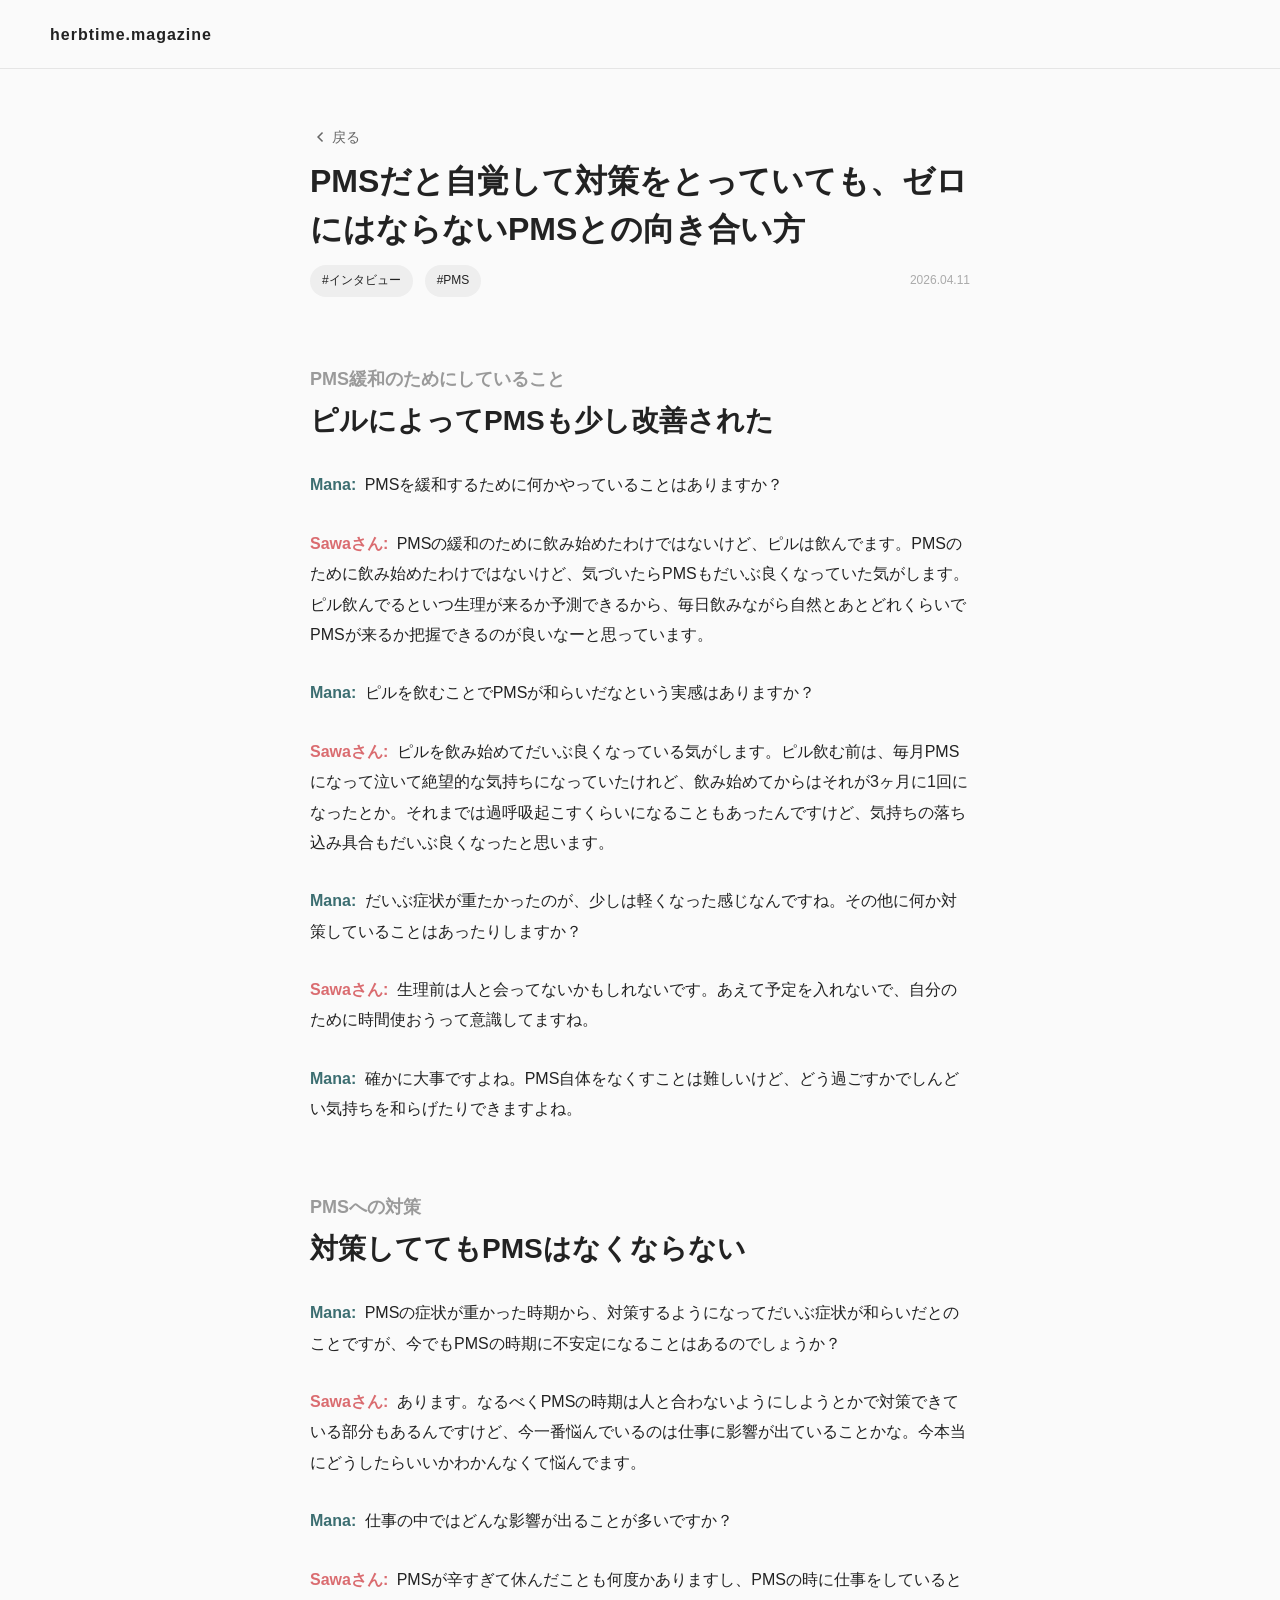
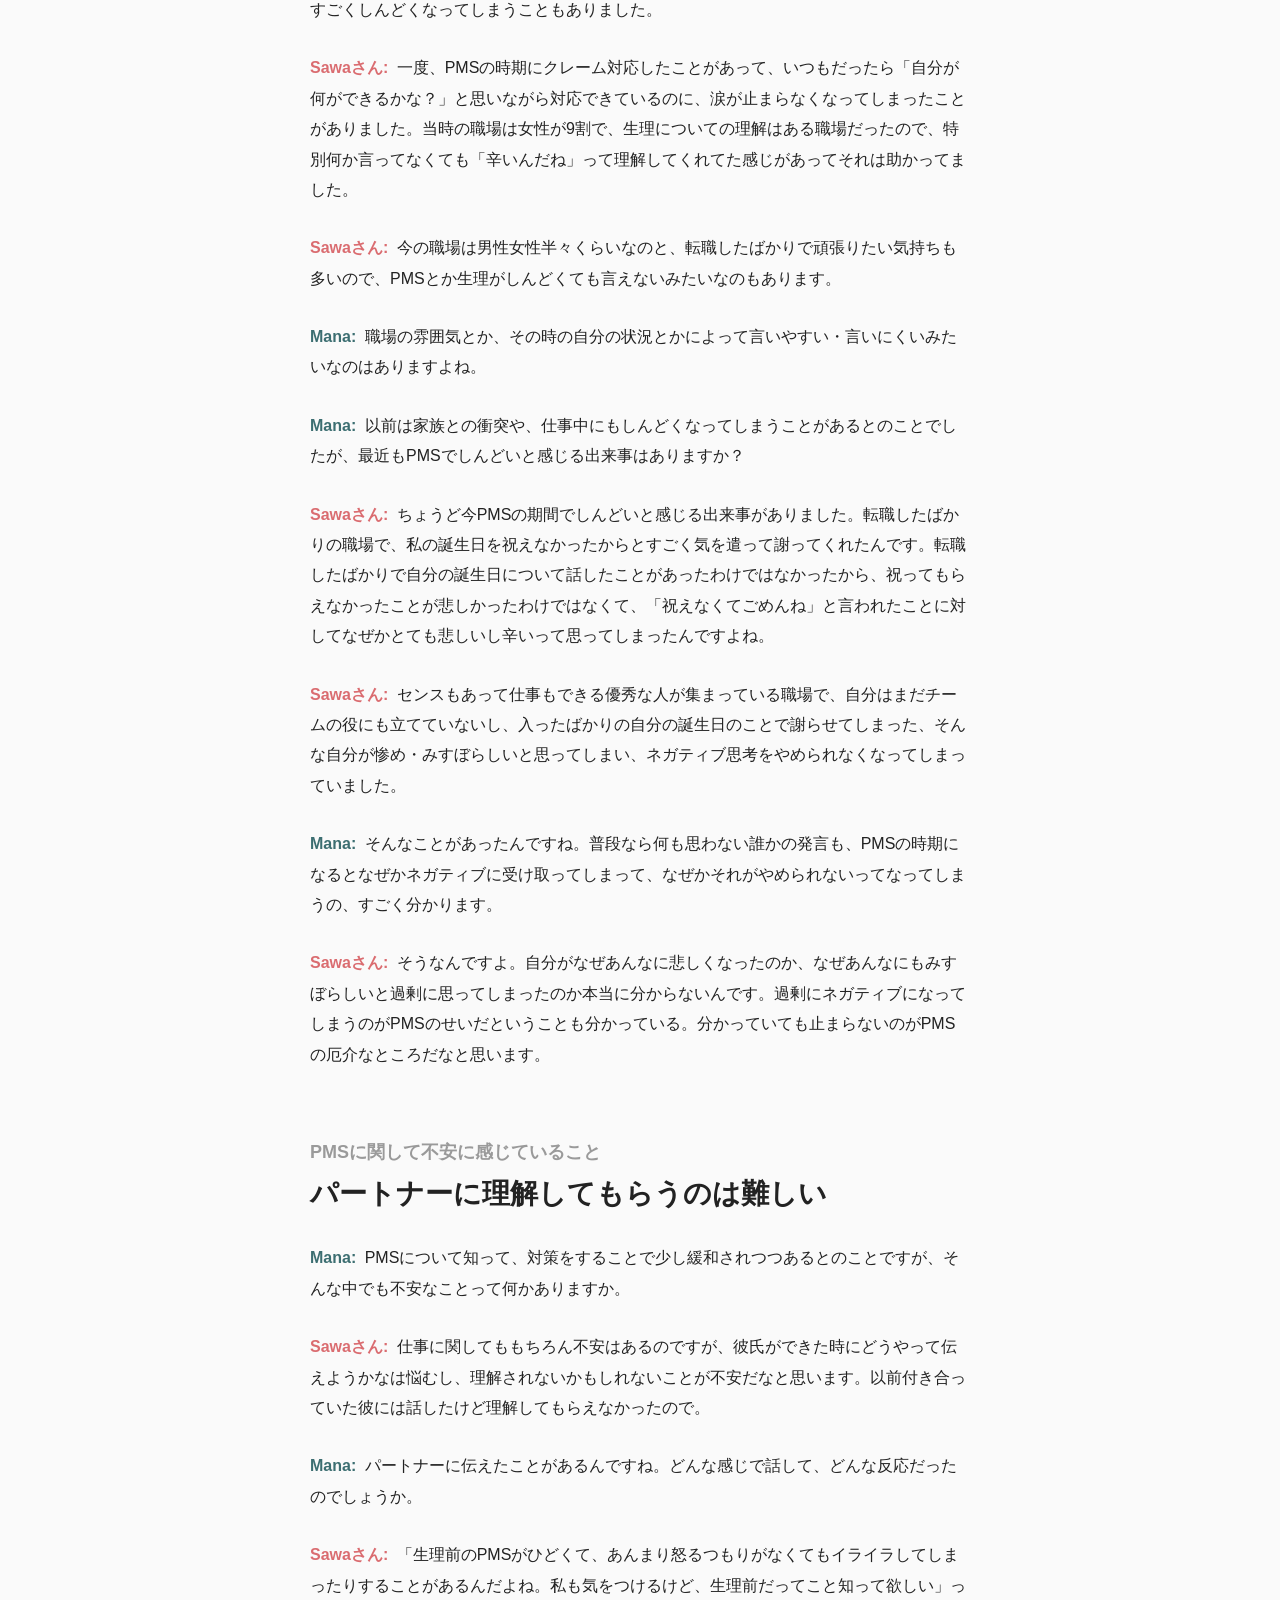
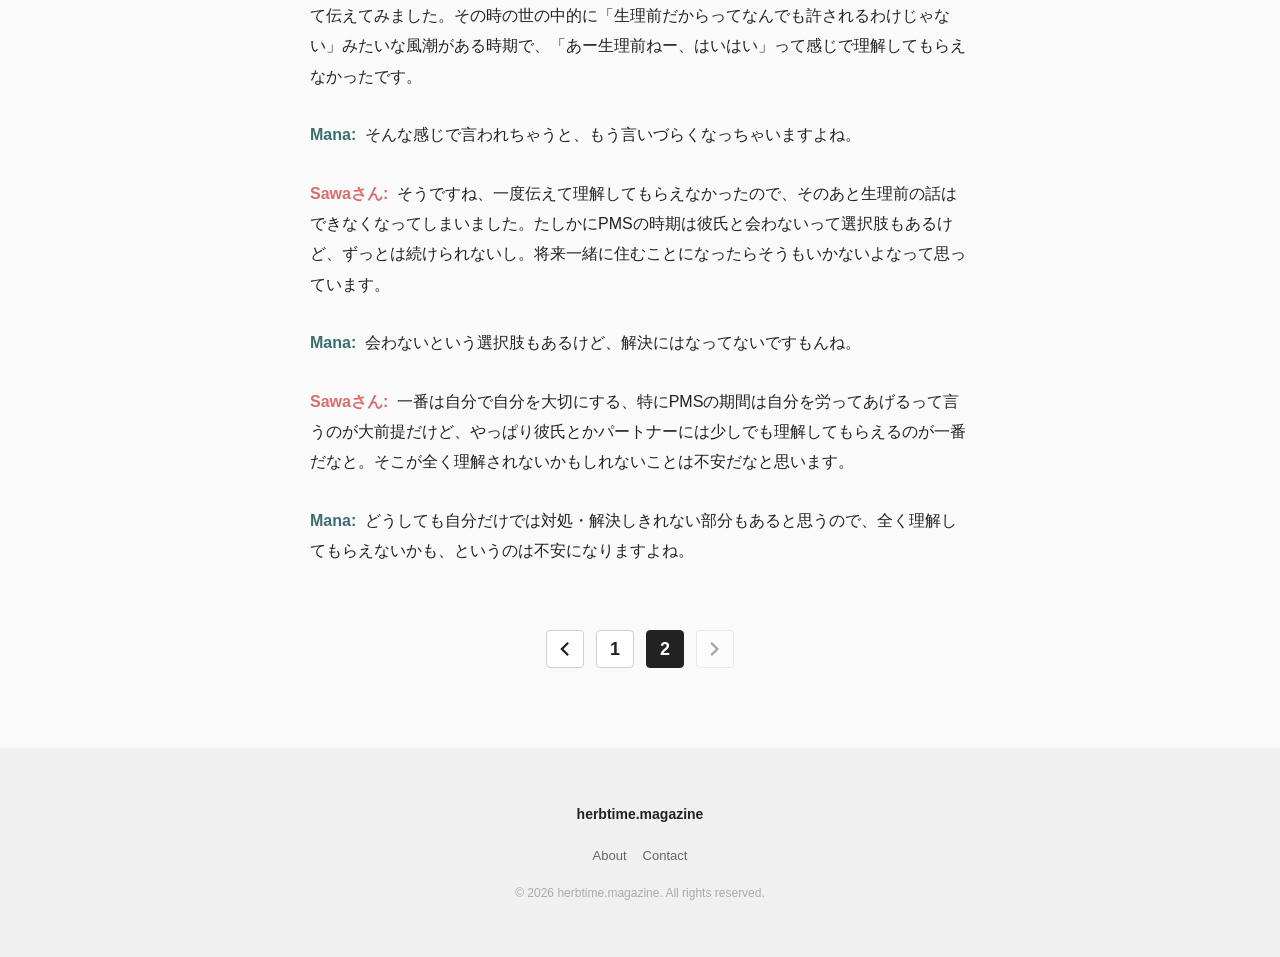
<file: article-1-interview-p2.html>
<!DOCTYPE html>
<html lang="ja">
<head>
  <meta charset="UTF-8">
  <meta name="viewport" content="width=device-width, initial-scale=1.0">
  <title>期待をやめたら、関係が少し楽になった</title>
  <link rel="stylesheet" href="style.css">
　<link rel="stylesheet" href="style-interview-part2.css">
  <link href="https://fonts.googleapis.com/css2?family=Material+Symbols+Outlined" rel="stylesheet">
</head>

<body>

  <!-- ヘッダー -->
  <header class="site-header">
    <div class="header-inner">
      <h1 class="logo">herbtime.magazine</h1>
    </div>
  </header>

  <!-- 記事 -->
  <article class="article-detail">

    <div class="article-inner">
      <a href="index.html" class="back-link">
        <span class="material-symbols-outlined">chevron_left</span>
        <span>戻る</span>
      </a>

      <h1 class="article-title">
        PMSだと自覚して対策をとっていても、ゼロにはならないPMSとの向き合い方
      </h1>

      <div class="article-meta">
        <div class="tags">
          <span class="tag">#インタビュー</span>
          <span class="tag">#PMS</span>
        </div>
        <span class="date">2026.04.11</span>
      </div>


    <div class="article-content">
        <div id="section3" class="section-heading">
            <p class="section-label">
                PMS緩和のためにしていること
            </p>

            <h2 class="section-title">
                ピルによってPMSも少し改善された
            </h2>
        </div>

        <p class="interview-line">
            <span class="speaker speaker-mana">Mana:</span>
            PMSを緩和するために何かやっていることはありますか？
        </p>

        <p class="interview-line">
            <span class="speaker speaker-sawa">Sawaさん:</span>
            PMSの緩和のために飲み始めたわけではないけど、ピルは飲んでます。PMSのために飲み始めたわけではないけど、気づいたらPMSもだいぶ良くなっていた気がします。ピル飲んでるといつ生理が来るか予測できるから、毎日飲みながら自然とあとどれくらいでPMSが来るか把握できるのが良いなーと思っています。
        </p>

        <p class="interview-line">
            <span class="speaker speaker-mana">Mana:</span>
            ピルを飲むことでPMSが和らいだなという実感はありますか？
        </p>

        <p class="interview-line">
            <span class="speaker speaker-sawa">Sawaさん:</span>
            ピルを飲み始めてだいぶ良くなっている気がします。ピル飲む前は、毎月PMSになって泣いて絶望的な気持ちになっていたけれど、飲み始めてからはそれが3ヶ月に1回になったとか。それまでは過呼吸起こすくらいになることもあったんですけど、気持ちの落ち込み具合もだいぶ良くなったと思います。
        </p>

        <p class="interview-line">
            <span class="speaker speaker-mana">Mana:</span>
            だいぶ症状が重たかったのが、少しは軽くなった感じなんですね。その他に何か対策していることはあったりしますか？
        </p>

        <p class="interview-line">
            <span class="speaker speaker-sawa">Sawaさん:</span>
            生理前は人と会ってないかもしれないです。あえて予定を入れないで、自分のために時間使おうって意識してますね。
        </p>

        <p class="interview-line">
            <span class="speaker speaker-mana">Mana:</span>
            確かに大事ですよね。PMS自体をなくすことは難しいけど、どう過ごすかでしんどい気持ちを和らげたりできますよね。
        </p>

        
        <div id="section4" class="section-heading">
            <p class="section-label">
                PMSへの対策
            </p>

            <h2 class="section-title">
                対策しててもPMSはなくならない
            </h2>
        </div>

        <p class="interview-line">
            <span class="speaker speaker-mana">Mana:</span>
            PMSの症状が重かった時期から、対策するようになってだいぶ症状が和らいだとのことですが、今でもPMSの時期に不安定になることはあるのでしょうか？
        </p>

        <p class="interview-line">
            <span class="speaker speaker-sawa">Sawaさん:</span>
            あります。なるべくPMSの時期は人と合わないようにしようとかで対策できている部分もあるんですけど、今一番悩んでいるのは仕事に影響が出ていることかな。今本当にどうしたらいいかわかんなくて悩んでます。
        </p>

        <p class="interview-line">
            <span class="speaker speaker-mana">Mana:</span>
            仕事の中ではどんな影響が出ることが多いですか？
        </p>

        <p class="interview-line">
            <span class="speaker speaker-sawa">Sawaさん:</span>
            PMSが辛すぎて休んだことも何度かありますし、PMSの時に仕事をしているとすごくしんどくなってしまうこともありました。
        </p>

        <p class="interview-line">
            <span class="speaker speaker-sawa">Sawaさん:</span>
            一度、PMSの時期にクレーム対応したことがあって、いつもだったら「自分が何ができるかな？」と思いながら対応できているのに、涙が止まらなくなってしまったことがありました。当時の職場は女性が9割で、生理についての理解はある職場だったので、特別何か言ってなくても「辛いんだね」って理解してくれてた感じがあってそれは助かってました。
        </p>

        <p class="interview-line">
            <span class="speaker speaker-sawa">Sawaさん:</span>
            今の職場は男性女性半々くらいなのと、転職したばかりで頑張りたい気持ちも多いので、PMSとか生理がしんどくても言えないみたいなのもあります。
        </p>

        <p class="interview-line">
            <span class="speaker speaker-mana">Mana:</span>
            職場の雰囲気とか、その時の自分の状況とかによって言いやすい・言いにくいみたいなのはありますよね。
        </p>

        <p class="interview-line">
            <span class="speaker speaker-mana">Mana:</span>
            以前は家族との衝突や、仕事中にもしんどくなってしまうことがあるとのことでしたが、最近もPMSでしんどいと感じる出来事はありますか？
        </p>

        <p class="interview-line">
            <span class="speaker speaker-sawa">Sawaさん:</span>
            ちょうど今PMSの期間でしんどいと感じる出来事がありました。転職したばかりの職場で、私の誕生日を祝えなかったからとすごく気を遣って謝ってくれたんです。転職したばかりで自分の誕生日について話したことがあったわけではなかったから、祝ってもらえなかったことが悲しかったわけではなくて、「祝えなくてごめんね」と言われたことに対してなぜかとても悲しいし辛いって思ってしまったんですよね。
        </p>

        <p class="interview-line">
            <span class="speaker speaker-sawa">Sawaさん:</span>
            センスもあって仕事もできる優秀な人が集まっている職場で、自分はまだチームの役にも立てていないし、入ったばかりの自分の誕生日のことで謝らせてしまった、そんな自分が惨め・みすぼらしいと思ってしまい、ネガティブ思考をやめられなくなってしまっていました。
        </p>

        <p class="interview-line">
            <span class="speaker speaker-mana">Mana:</span>
            そんなことがあったんですね。普段なら何も思わない誰かの発言も、PMSの時期になるとなぜかネガティブに受け取ってしまって、なぜかそれがやめられないってなってしまうの、すごく分かります。
        </p>

        <p class="interview-line">
            <span class="speaker speaker-sawa">Sawaさん:</span>
            そうなんですよ。自分がなぜあんなに悲しくなったのか、なぜあんなにもみすぼらしいと過剰に思ってしまったのか本当に分からないんです。過剰にネガティブになってしまうのがPMSのせいだということも分かっている。分かっていても止まらないのがPMSの厄介なところだなと思います。
        </p>

        <div id="section5" class="section-heading">
            <p class="section-label">
                PMSに関して不安に感じていること
            </p>

            <h2 class="section-title">
                パートナーに理解してもらうのは難しい
            </h2>
        </div>

        <p class="interview-line">
            <span class="speaker speaker-mana">Mana:</span>
            PMSについて知って、対策をすることで少し緩和されつつあるとのことですが、そんな中でも不安なことって何かありますか。
        </p>

        <p class="interview-line">
            <span class="speaker speaker-sawa">Sawaさん:</span>
            仕事に関してももちろん不安はあるのですが、彼氏ができた時にどうやって伝えようかなは悩むし、理解されないかもしれないことが不安だなと思います。以前付き合っていた彼には話したけど理解してもらえなかったので。
        </p>

        <p class="interview-line">
            <span class="speaker speaker-mana">Mana:</span>
            パートナーに伝えたことがあるんですね。どんな感じで話して、どんな反応だったのでしょうか。
        </p>

        <p class="interview-line">
            <span class="speaker speaker-sawa">Sawaさん:</span>
            「生理前のPMSがひどくて、あんまり怒るつもりがなくてもイライラしてしまったりすることがあるんだよね。私も気をつけるけど、生理前だってこと知って欲しい」って伝えてみました。その時の世の中的に「生理前だからってなんでも許されるわけじゃない」みたいな風潮がある時期で、「あー生理前ねー、はいはい」って感じで理解してもらえなかったです。
        </p>

        <p class="interview-line">
            <span class="speaker speaker-mana">Mana:</span>
            そんな感じで言われちゃうと、もう言いづらくなっちゃいますよね。
        </p>

        <p class="interview-line">
            <span class="speaker speaker-sawa">Sawaさん:</span>
            そうですね、一度伝えて理解してもらえなかったので、そのあと生理前の話はできなくなってしまいました。たしかにPMSの時期は彼氏と会わないって選択肢もあるけど、ずっとは続けられないし。将来一緒に住むことになったらそうもいかないよなって思っています。
        </p>

        <p class="interview-line">
            <span class="speaker speaker-mana">Mana:</span>
            会わないという選択肢もあるけど、解決にはなってないですもんね。
        </p>

        <p class="interview-line">
            <span class="speaker speaker-sawa">Sawaさん:</span>
            一番は自分で自分を大切にする、特にPMSの期間は自分を労ってあげるって言うのが大前提だけど、やっぱり彼氏とかパートナーには少しでも理解してもらえるのが一番だなと。そこが全く理解されないかもしれないことは不安だなと思います。
        </p>

        <p class="interview-line">
            <span class="speaker speaker-mana">Mana:</span>
            どうしても自分だけでは対処・解決しきれない部分もあると思うので、全く理解してもらえないかも、というのは不安になりますよね。
        </p>

        <nav class="article-pagination">

            <a href="article-1-interview.html"
                class="pagination-button pagination-arrow">
                <span class="material-symbols-outlined">
                chevron_left
                </span>
            </a>

            <a href="article-1-interview.html"
                class="pagination-button">
                1
            </a>

            <a href="article-1-interview.html"
                class="pagination-button is-active">
                2
            </a>

            <a href="article-1-interview.html"
                class="pagination-button pagination-arrow is-disabled">
                <span class="material-symbols-outlined">
                chevron_right
                </span>
            </a>

        </nav>

      </div>

    </div>

  </article>

  <footer class="site-footer">
  <div class="footer-inner">
    <p class="footer-logo">herbtime.magazine</p>

    <div class="footer-links">
      <a href="#">About</a>
      <a href="#">Contact</a>
    </div>

    <p class="footer-copy">
      © 2026 herbtime.magazine. All rights reserved.
    </p>
  </div>
  </footer>

</body>
</html>
</file>
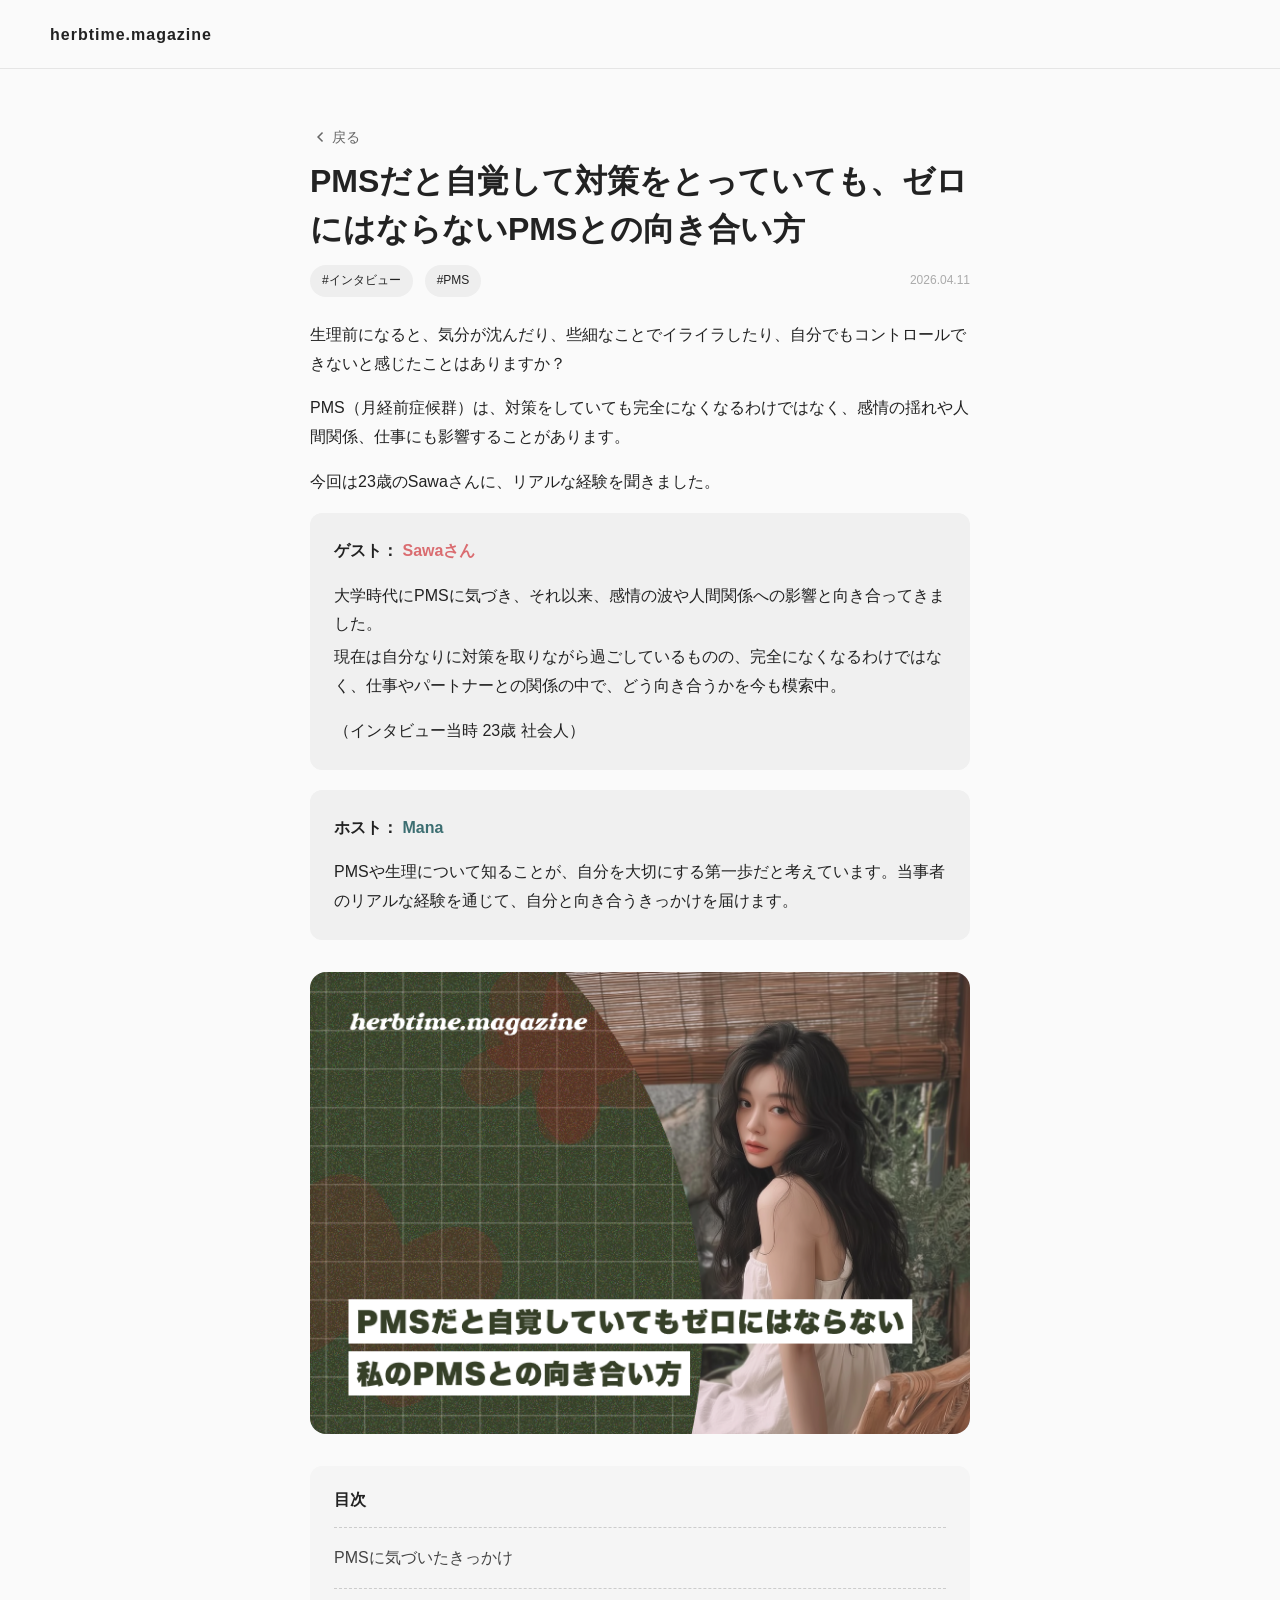
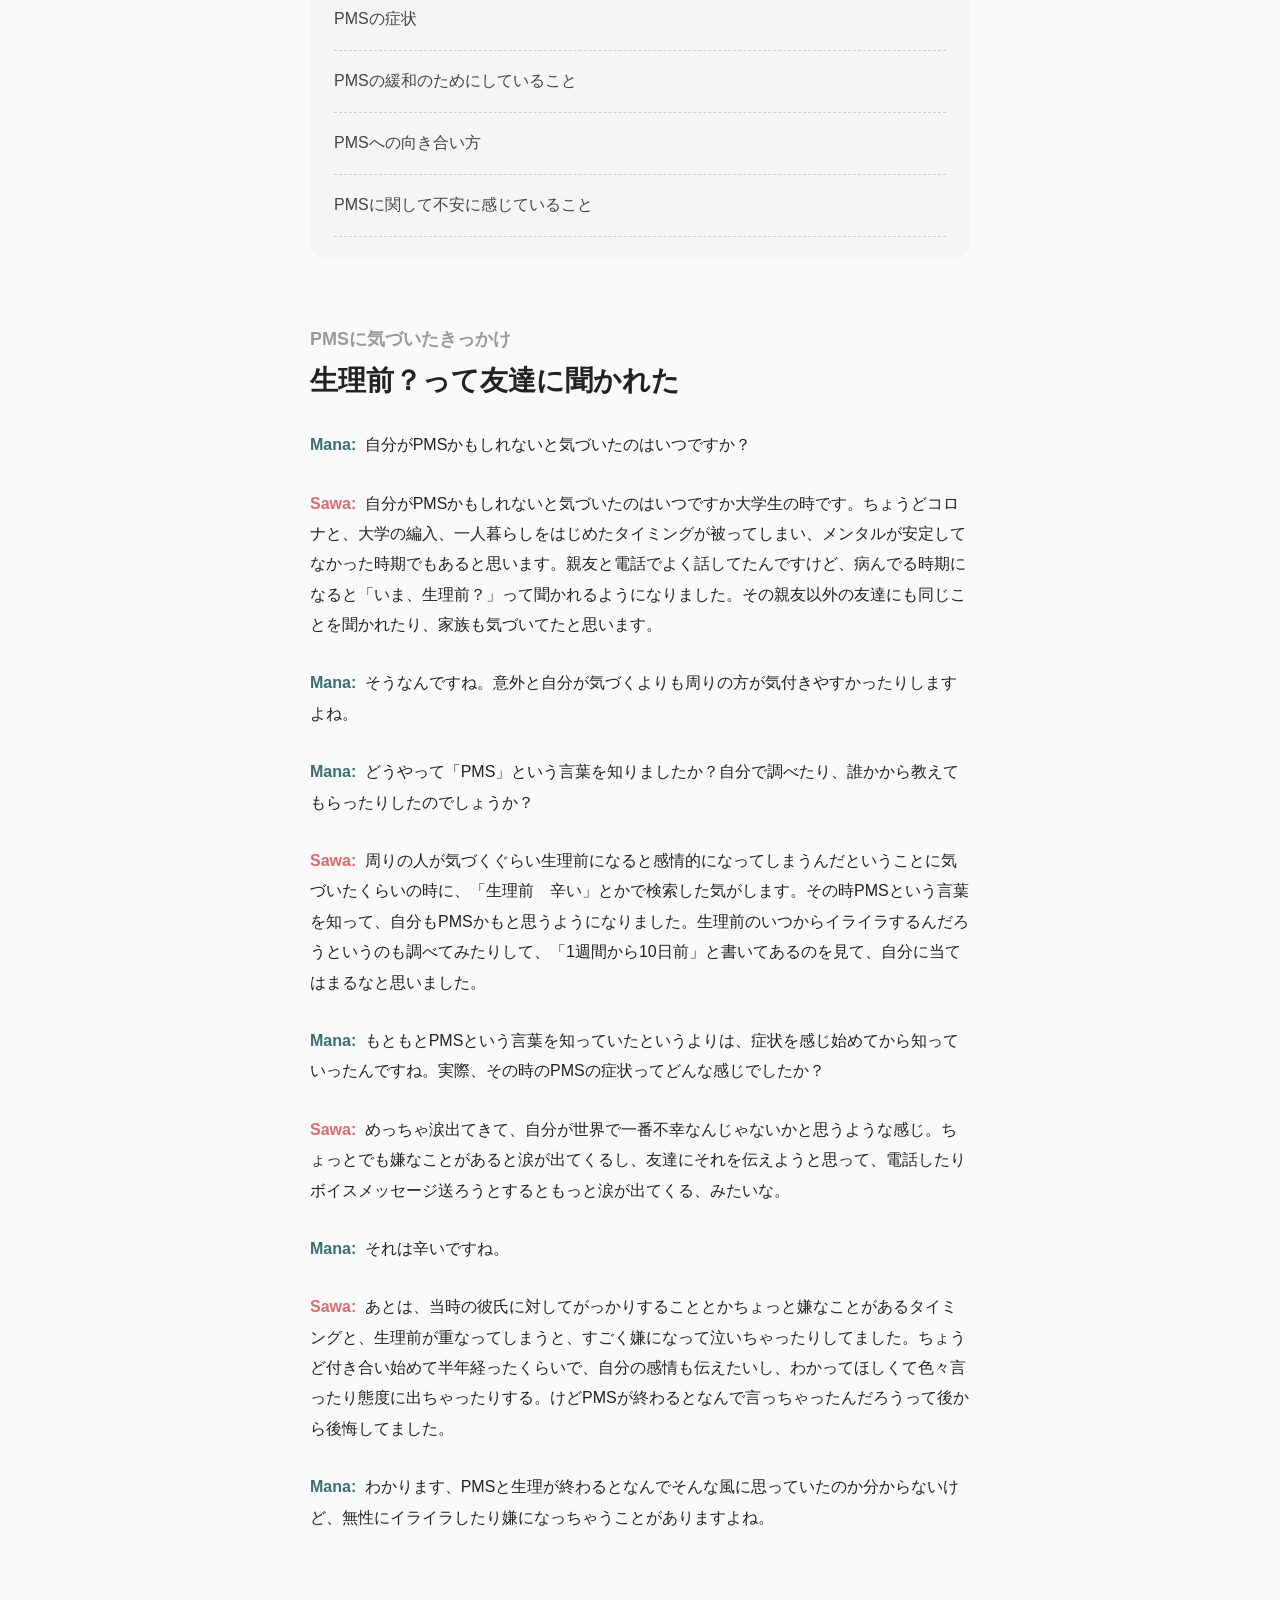
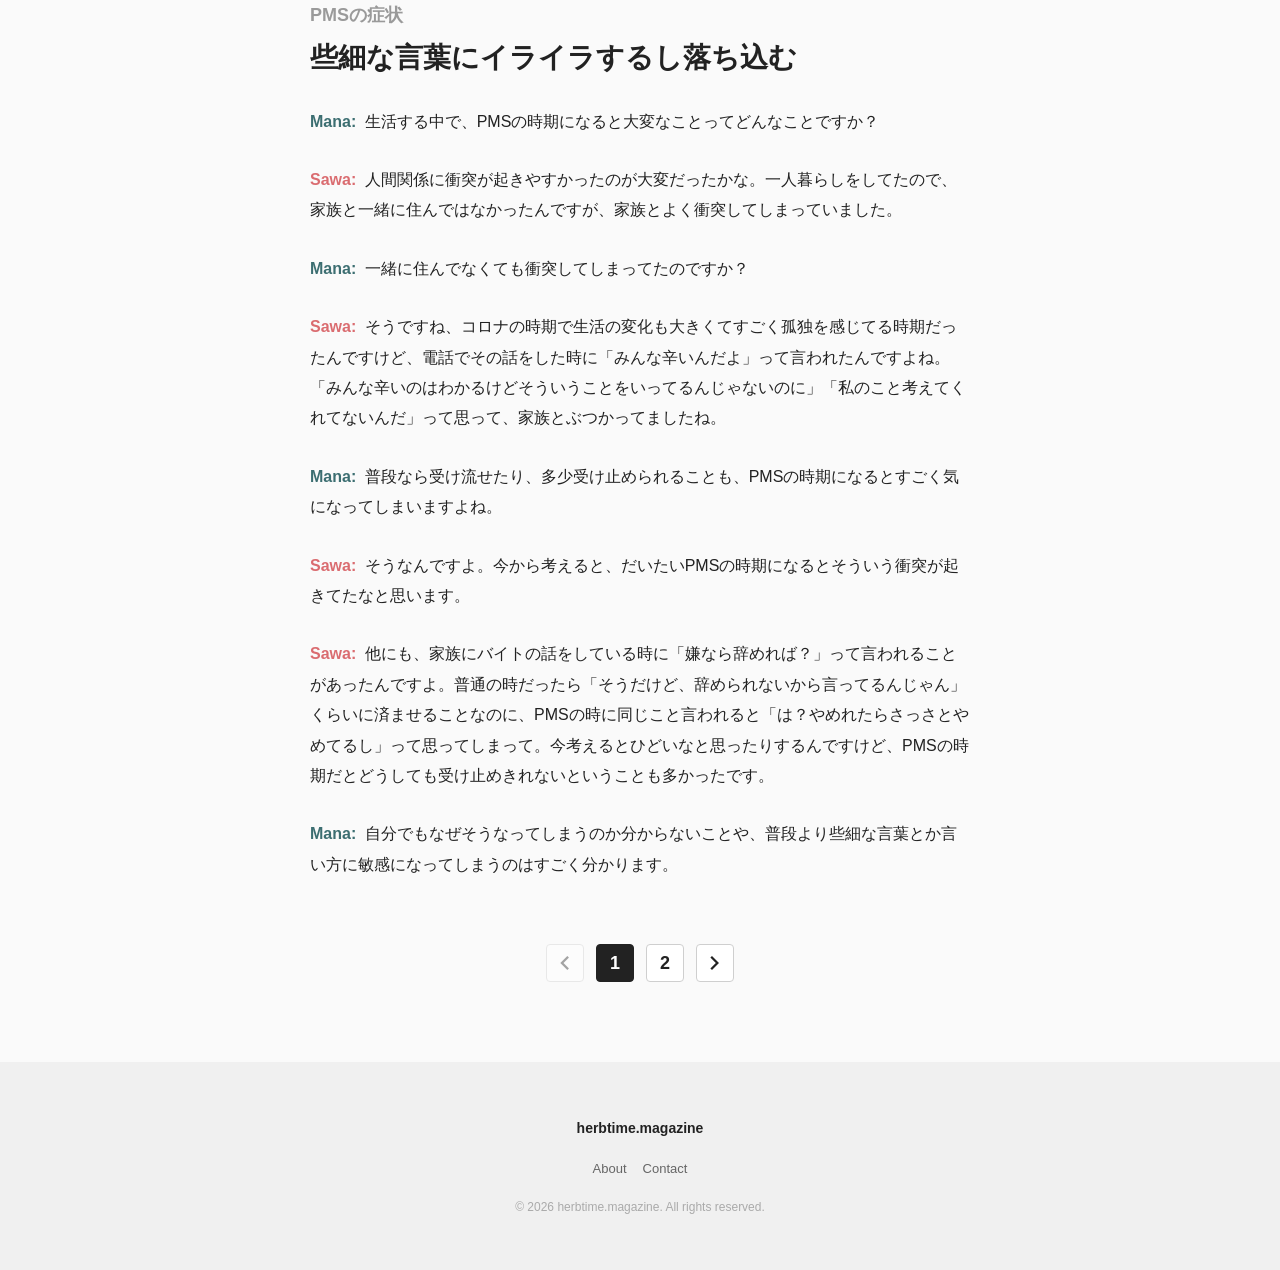
<file: article-1-interview.html>
<!DOCTYPE html>
<html lang="ja">
<head>
  <meta charset="UTF-8">
  <meta name="viewport" content="width=device-width, initial-scale=1.0">
  <title>期待をやめたら、関係が少し楽になった</title>
  <link rel="stylesheet" href="style.css">
　<link rel="stylesheet" href="style-interview-part2.css">
  <link href="https://fonts.googleapis.com/css2?family=Material+Symbols+Outlined" rel="stylesheet">
</head>

<body>

  <!-- ヘッダー -->
  <header class="site-header">
    <div class="header-inner">
      <h1 class="logo">herbtime.magazine</h1>
    </div>
  </header>

  <!-- 記事 -->
  <article class="article-detail">

    <div class="article-inner">
      <a href="index.html" class="back-link">
        <span class="material-symbols-outlined">chevron_left</span>
        <span>戻る</span>
      </a>

      <h1 class="article-title">
        PMSだと自覚して対策をとっていても、ゼロにはならないPMSとの向き合い方
      </h1>

      <div class="article-meta">
        <div class="tags">
          <span class="tag">#インタビュー</span>
          <span class="tag">#PMS</span>
        </div>
        <span class="date">2026.04.11</span>
      </div>
      
        <div class="article-intro">
            <p>生理前になると、気分が沈んだり、些細なことでイライラしたり、自分でもコントロールできないと感じたことはありますか？ </p>
            <p>PMS（月経前症候群）は、対策をしていても完全になくなるわけではなく、感情の揺れや人間関係、仕事にも影響することがあります。</p>
            <p>今回は23歳のSawaさんに、リアルな経験を聞きました。</p>
        </div>
      
        <div class="intro-profile">
            <p class="intro-profile-title">
                ゲスト：
                <span class="speaker-sawa">Sawaさん</span>
            </p>
            <p>大学時代にPMSに気づき、それ以来、感情の波や人間関係への影響と向き合ってきました。</p>
            <p>現在は自分なりに対策を取りながら過ごしているものの、完全になくなるわけではなく、仕事やパートナーとの関係の中で、どう向き合うかを今も模索中。</p>
            <p>（インタビュー当時 23歳 社会人）</p>
        </div>

        <div class="intro-profile">
            <p class="intro-profile-title">
                ホスト：
                <span class="speaker-mana">Mana</span>
            </p>
            <p>PMSや生理について知ることが、自分を大切にする第一歩だと考えています。当事者のリアルな経験を通じて、自分と向き合うきっかけを届けます。</p>
        </div>

      <div class="article-image">
        <img src="images/pms-interview-01-thumbnail.jpg" alt="">
      </div>

      <nav class="table-of-contents">
        <p class="toc-title">目次</p>
        <ul>
          <li><a href="article-1-interview.html#section1">PMSに気づいたきっかけ</a></li>
          <li><a href="article-1-interview.html#section2">PMSの症状</a></li>
          <li><a href="article-1-interview-p2.html#section3">PMSの緩和のためにしていること</a></li>
          <li><a href="article-1-interview-p2.html#section4">PMSへの向き合い方</a></li>
          <li><a href="article-1-interview-p2.html#section5">PMSに関して不安に感じていること</a></li>
        </ul>
      </nav>

    <div class="article-content">
        <div id="section1" class="section-heading">
            <p class="section-label">
                PMSに気づいたきっかけ
            </p>

            <h2 class="section-title">
                生理前？って友達に聞かれた
            </h2>
        </div>

        <p class="interview-line">
            <span class="speaker speaker-mana">Mana:</span>
            自分がPMSかもしれないと気づいたのはいつですか？
        </p>

        <p class="interview-line">
            <span class="speaker speaker-sawa">Sawa:</span>
            自分がPMSかもしれないと気づいたのはいつですか大学生の時です。ちょうどコロナと、大学の編入、一人暮らしをはじめたタイミングが被ってしまい、メンタルが安定してなかった時期でもあると思います。親友と電話でよく話してたんですけど、病んでる時期になると「いま、生理前？」って聞かれるようになりました。その親友以外の友達にも同じことを聞かれたり、家族も気づいてたと思います。
        </p>

        <p class="interview-line">
            <span class="speaker speaker-mana">Mana:</span>
            そうなんですね。意外と自分が気づくよりも周りの方が気付きやすかったりしますよね。
        </p>

        <p class="interview-line">
            <span class="speaker speaker-mana">Mana:</span>
            どうやって「PMS」という言葉を知りましたか？自分で調べたり、誰かから教えてもらったりしたのでしょうか？
        </p>

        <p class="interview-line">
            <span class="speaker speaker-sawa">Sawa:</span>
            周りの人が気づくぐらい生理前になると感情的になってしまうんだということに気づいたくらいの時に、「生理前　辛い」とかで検索した気がします。その時PMSという言葉を知って、自分もPMSかもと思うようになりました。生理前のいつからイライラするんだろうというのも調べてみたりして、「1週間から10日前」と書いてあるのを見て、自分に当てはまるなと思いました。
        </p>

        <p class="interview-line">
            <span class="speaker speaker-mana">Mana:</span>
            もともとPMSという言葉を知っていたというよりは、症状を感じ始めてから知っていったんですね。実際、その時のPMSの症状ってどんな感じでしたか？
        </p>

        <p class="interview-line">
            <span class="speaker speaker-sawa">Sawa:</span>
            めっちゃ涙出てきて、自分が世界で一番不幸なんじゃないかと思うような感じ。ちょっとでも嫌なことがあると涙が出てくるし、友達にそれを伝えようと思って、電話したりボイスメッセージ送ろうとするともっと涙が出てくる、みたいな。
        </p>

        <p class="interview-line">
            <span class="speaker speaker-mana">Mana:</span>
            それは辛いですね。
        </p>

        <p class="interview-line">
            <span class="speaker speaker-sawa">Sawa:</span>
            あとは、当時の彼氏に対してがっかりすることとかちょっと嫌なことがあるタイミングと、生理前が重なってしまうと、すごく嫌になって泣いちゃったりしてました。ちょうど付き合い始めて半年経ったくらいで、自分の感情も伝えたいし、わかってほしくて色々言ったり態度に出ちゃったりする。けどPMSが終わるとなんで言っちゃったんだろうって後から後悔してました。
        </p>

        <p class="interview-line">
            <span class="speaker speaker-mana">Mana:</span>
            わかります、PMSと生理が終わるとなんでそんな風に思っていたのか分からないけど、無性にイライラしたり嫌になっちゃうことがありますよね。
        </p>

        
        <div id="section2" class="section-heading">
            <p class="section-label">
                PMSの症状
            </p>

            <h2 class="section-title">
                些細な言葉にイライラするし落ち込む
            </h2>
        </div>

        <p class="interview-line">
            <span class="speaker speaker-mana">Mana:</span>
            生活する中で、PMSの時期になると大変なことってどんなことですか？
        </p>

        <p class="interview-line">
            <span class="speaker speaker-sawa">Sawa:</span>
            人間関係に衝突が起きやすかったのが大変だったかな。一人暮らしをしてたので、家族と一緒に住んではなかったんですが、家族とよく衝突してしまっていました。
        </p>

        <p class="interview-line">
            <span class="speaker speaker-mana">Mana:</span>
            一緒に住んでなくても衝突してしまってたのですか？
        </p>

        <p class="interview-line">
            <span class="speaker speaker-sawa">Sawa:</span>
            そうですね、コロナの時期で生活の変化も大きくてすごく孤独を感じてる時期だったんですけど、電話でその話をした時に「みんな辛いんだよ」って言われたんですよね。「みんな辛いのはわかるけどそういうことをいってるんじゃないのに」「私のこと考えてくれてないんだ」って思って、家族とぶつかってましたね。
        </p>

        <p class="interview-line">
            <span class="speaker speaker-mana">Mana:</span>
            普段なら受け流せたり、多少受け止められることも、PMSの時期になるとすごく気になってしまいますよね。
        </p>

        <p class="interview-line">
            <span class="speaker speaker-sawa">Sawa:</span>
            そうなんですよ。今から考えると、だいたいPMSの時期になるとそういう衝突が起きてたなと思います。
        </p>

        <p class="interview-line">
            <span class="speaker speaker-sawa">Sawa:</span>
            他にも、家族にバイトの話をしている時に「嫌なら辞めれば？」って言われることがあったんですよ。普通の時だったら「そうだけど、辞められないから言ってるんじゃん」くらいに済ませることなのに、PMSの時に同じこと言われると「は？やめれたらさっさとやめてるし」って思ってしまって。今考えるとひどいなと思ったりするんですけど、PMSの時期だとどうしても受け止めきれないということも多かったです。
        </p>

        <p class="interview-line">
            <span class="speaker speaker-mana">Mana:</span>
            自分でもなぜそうなってしまうのか分からないことや、普段より些細な言葉とか言い方に敏感になってしまうのはすごく分かります。
        </p>

        <nav class="article-pagination">

            <a href="article-1-interview-part2.html"
                class="pagination-button pagination-arrow is-disabled">
                <span class="material-symbols-outlined">
                chevron_left
                </span>
            </a>

            <a href="article-1-interview-part2.html"
                class="pagination-button is-active">
                1
            </a>

            <a href="article-1-interview-p2.html"
                class="pagination-button">
                2
            </a>

            <a href="article-1-interview-p2.html"
                class="pagination-button pagination-arrow">
                <span class="material-symbols-outlined">
                chevron_right
                </span>
            </a>

    </nav>

      </div>

    </div>

  </article>

  <footer class="site-footer">
  <div class="footer-inner">
    <p class="footer-logo">herbtime.magazine</p>

    <div class="footer-links">
      <a href="#">About</a>
      <a href="#">Contact</a>
    </div>

    <p class="footer-copy">
      © 2026 herbtime.magazine. All rights reserved.
    </p>
  </div>
  </footer>

</body>
</html>
</file>
<file: style.css>
/* ===== 全体共通 ===== */
body {
  font-family: "Hiragino Sans", sans-serif;
  margin: 0;
  padding: 80px 0 0;
  line-height: 1.8;
  background: #fafafa;
  color: #222;
}

h1 {
  margin-bottom: 8px;
}

/* ===== ヘッダー ===== */
.site-header {
  position: fixed;
  top: 0;
  left: 0;
  width: 100%;
  background: #fafafa;
  border-bottom: 1px solid #e5e5e5;
  z-index: 1000;
}

.header-inner {
  width: min(1184px, calc(100% - 100px));
  margin: 0 auto;
  padding: 10px 0;
}

.logo {
  font-size: 16px;
  font-weight: 600;
  letter-spacing: 1px;
}

/* ===== 一覧ページ：ヒーロー ===== */
section {
  width: min(1184px, calc(100% - 100px));
  margin: 16px auto 40px;
}

section h1 {
  font-size: 48px;
  margin-bottom: 12px;
  line-height: 1.4;
}

section p {
  font-size: 14px;
  color: #666;
}

/* ===== 一覧ページ：記事一覧 ===== */
.articles {
  width: min(1184px, calc(100% - 100px));
  margin: 0 auto;
  display: grid;
  grid-template-columns: repeat(3, minmax(0, 1fr));
  gap: 48px;
}

.card {
  background: transparent;
  display: block;
  text-decoration: none;
  color: inherit;
}

.card-image {
  width: 100%;
  aspect-ratio: 343 / 240;
  border-radius: 16px;
  margin-bottom: 12px;
  overflow: hidden;
  transition: opacity 0.2s ease;
}

.card-image img {
  width: 100%;
  height: 100%;
  object-fit: cover;
  display: block;
}

.card h2 {
  font-size: 18px;
  line-height: 1.5;
  margin-bottom: 12px;
  transition: color 0.2s ease;
}

.tags {
  display: flex;
  gap: 12px;
  flex-wrap: wrap;
}

.tag {
  display: inline-block;
  background: #eee;
  padding: 5px 12px;
  border-radius: 999px;
  font-size: 12px;
  color: #222;
}

/* ===== 記事ページ ===== */
.article-detail {
  margin-top: 16px;
}

.article-inner {
  width: min(660px, calc(100% - 40px));
  margin: 0 auto;
}

.article-title {
  margin: 0;
  margin-bottom: 12px;
  font-size: 32px;
  line-height: 1.5;
}

.article-meta {
  display: flex;
  align-items: center;
  justify-content: space-between;
  font-size: 12px;
  color: #888;
  margin-bottom: 24px;
}

.date {
  color: #aaa;
  white-space: nowrap;
}

.intro-profile {
  margin-top: 16px;
  margin-bottom: 32px;
  padding: 24px 24px;
  background: #f0f0f0;
  border-radius: 12px;
}

.intro-profile-title {
  margin-top: 0;
  font-weight: 600;
}

.intro-profile p {
  margin-bottom: 0;
}

.intro-profile p:nth-of-type(3) {
  margin-top: 4px;
}

.intro-profile p:last-child {
  margin-bottom: 0;
}

.article-image {
  width: 100%;
  border-radius: 16px;
  margin-bottom: 32px;
  overflow: hidden;
}

.article-image img {
  width: 100%;
  height: auto;
  display: block;
}

.article-content p {
  font-size: 16px;
  margin-bottom: 20px;
  line-height: 1.9;
}

.back-link {
  display: inline-flex;
  align-items: center;
  gap: 2px;
  margin: 0 0 4px;
  text-decoration: none;
  color: #666;
  font-size: 14px;
}

.back-link .material-symbols-outlined {
  width: 20px;
  height: 20px;
  flex: 0 0 20px;
  display: inline-flex;
  align-items: center;
  justify-content: center;
  overflow: hidden;
  font-size: 20px;
  line-height: 1;
}

.material-symbols-outlined {
  font-size: 20px;
  vertical-align: middle;
}

/* ===== 記事ページ：小見出し ===== */
.subheading-main {
  font-size: 28px;
  line-height: 1.5;
  margin: 32px 0 12px;
  font-weight: 600;
  scroll-margin-top: 100px;
}

.subheading-question {
  font-size: 20px;
  line-height: 1.6;
  margin: 24px 0 8px;
  font-weight: 600;
  color: #222;
}

/* ===== 記事ページ：目次 ===== */
.table-of-contents {
  margin: 0 0 40px;
  padding: 20px 24px;
  background: #f5f5f5;
  border-radius: 12px;
}

.toc-title {
  margin: 0 0 12px;
  font-size: 16px;
  font-weight: 700;
  color: #222;
}

.table-of-contents ul {
  list-style: none;
  margin: 0;
  padding: 0;
  border-top: 1px dashed #ccc;
}

.table-of-contents li {
  padding: 16px 0;
  border-bottom: 1px dashed #ccc;
}

.table-of-contents li:last-child {
  margin-bottom: none;
}

.table-of-contents a {
  display: block;
  text-decoration: none;
  color: #444;
  font-size: 16px;
  line-height: 1.8;
}

.table-of-contents a:hover {
  color: #222;
}

/* ===== フッター ===== */
.site-footer {
  margin-top: 80px;
  padding: 40px 0;
  background: #f0f0f0;
}

.footer-inner {
  width: min(1184px, calc(100% - 100px));
  margin: 0 auto;
  text-align: center;
}

.footer-logo {
  font-size: 14px;
  font-weight: 600;
  margin-bottom: 16px;
}

.footer-links {
  display: flex;
  justify-content: center;
  gap: 16px;
  margin-bottom: 16px;
}

.footer-links a {
  font-size: 13px;
  color: #666;
  text-decoration: none;
}

.footer-copy {
  font-size: 12px;
  color: #aaa;
}

/* ===== hover ===== */
.card:hover .card-image {
  opacity: 0.7;
}

.card:hover h2 {
  color: #888;
}

.back-link:hover {
  color: #222;
}

.footer-links a:hover {
  color: #222;
}


/* ===== レスポンシブ：大画面 ===== */
@media (min-width: 1400px) {
  section,
  .articles {
    width: min(1400px, calc(100% - 100px));
  }
}

/* ===== レスポンシブ：タブレット ===== */
@media (max-width: 1200px) {
  section,
  .articles,
  .header-inner {
    width: calc(100% - 96px);
  }

  .articles {
    grid-template-columns: repeat(2, minmax(0, 1fr));
    gap: 24px;
  }

  .card h2 {
    font-size: 19px;
  }
}

/* ===== レスポンシブ：モバイル ===== */
@media (max-width: 767px) {
  section,
  .articles,
  .header-inner {
    width: calc(100% - 40px);
  }

  .header-inner {
    padding: 8px 0;
  }

  .articles {
    grid-template-columns: 1fr;
    gap: 40px;
  }

  section {
    margin: 8px auto 32px;
  }

  section h1 {
    font-size: 32px;
  }

  section p {
    font-size: 13px;
  }

  .card h2 {
    font-size: 17px;
  }

  .article-detail {
    margin-top: 0;
  }

  .article-title {
    font-size: 24px;
    line-height: 1.4;
    margin-bottom: 12px;
  }

  .subheading-main {
    font-size: 22px;
    line-height: 1.5;
  }

  .subheading-question {
    font-size: 18px;
    line-height: 1.5;
  }
}
</file>
<file: style-interview.css>
/* ===== インタビュー用だけ上書き ===== */

.interview-item {
  display: grid;
  grid-template-columns: 46px 1fr;
  column-gap: 8px;
  align-items: start;
  margin-top: 32px;
}

.interview-icon {
  height: 30.4px; /* 16px × line-height 1.9 */
  display: flex;
  align-items: center;
}

.interview-icon img {
  width: 46px;
  height: 46px;
  border-radius: 50%;
  object-fit: cover;
  display: block;
}

.interview-body .subheading-question {
  font-size: 16px;
  font-weight: 400;
  line-height: 1.9;
  margin: 0;
}

.interview-body p {
  font-size: 16px;
  line-height: 1.9;
  margin: 0;
}

.interview-body p + p {
  margin-top: 20px;
}

@media (max-width: 767px) {
  .interview-icon {
    height: auto;
    display: block;
  }
}
</file>
<file: style-interview-part2.css>
/* ===== インタビュー形式 part2 ===== */

.interview-line {
  font-size: 16px;
  line-height: 1.9;
  margin: 28px 0 0;
}

.interview-line p {
  margin: 0 0 20px;
  font-size: 16px;
  line-height: 1.9;
}

.interview-line p:last-child {
  margin-bottom: 0;
}

.speaker {
  font-weight: 700;
  margin-right: 4px;
}

.speaker-mana {
  color: #3C6E71;
}

.speaker-sawa {
  color: #DA6C70;
}

/* ===== セクション見出し ===== */

.section-heading {
  margin-top: 72px;
  scroll-margin-top: 100px;
}

.section-heading .section-label {
  font-size: 18px;
  font-weight: 700;
  color: #9a9a9a;
  margin: 0 0 10px;
  line-height: 1.2;
}

.section-heading .section-title {
  font-size: 28px;
  font-weight: 600;
  line-height: 1.5;
  margin: 0 0 12px;
  color: #222;
}

/* ===== プロフィール枠 ===== */

.intro-profile + .intro-profile {
  margin-top: -12px;
}

/* ===== ページネーション ===== */

.article-pagination {
  display: flex;
  justify-content: center;
  align-items: center;
  gap: 12px;
  margin-top: 64px;
}

.pagination-button {
  width: 36px;
  height: 36px;

  display: flex;
  align-items: center;
  justify-content: center;

  border: 1px solid #cfcfcf;
  border-radius: 4px;

  background: #fff;
  color: #222;

  text-decoration: none;

  font-size: 18px;
  font-weight: 600;

  transition: 0.2s;
}

.pagination-button.is-active {
  background: #222;
  color: #fff;
  border-color: #222;
}

.pagination-button.is-disabled {
  opacity: 0.4;
  pointer-events: none;
}

.pagination-arrow .material-symbols-outlined {
  font-size: 28px;
}

@media (max-width: 767px) {
  .section-heading {
    margin-top: 56px;
  }

  .section-heading .section-label {
    font-size: 16px;
    margin: 0 0 4px;
    line-height: 1.2;
  }

  .section-heading .section-title {
    font-size: 22px;
    line-height: 1.5;
    margin: 0 0 12px;
  }
}
</file>
